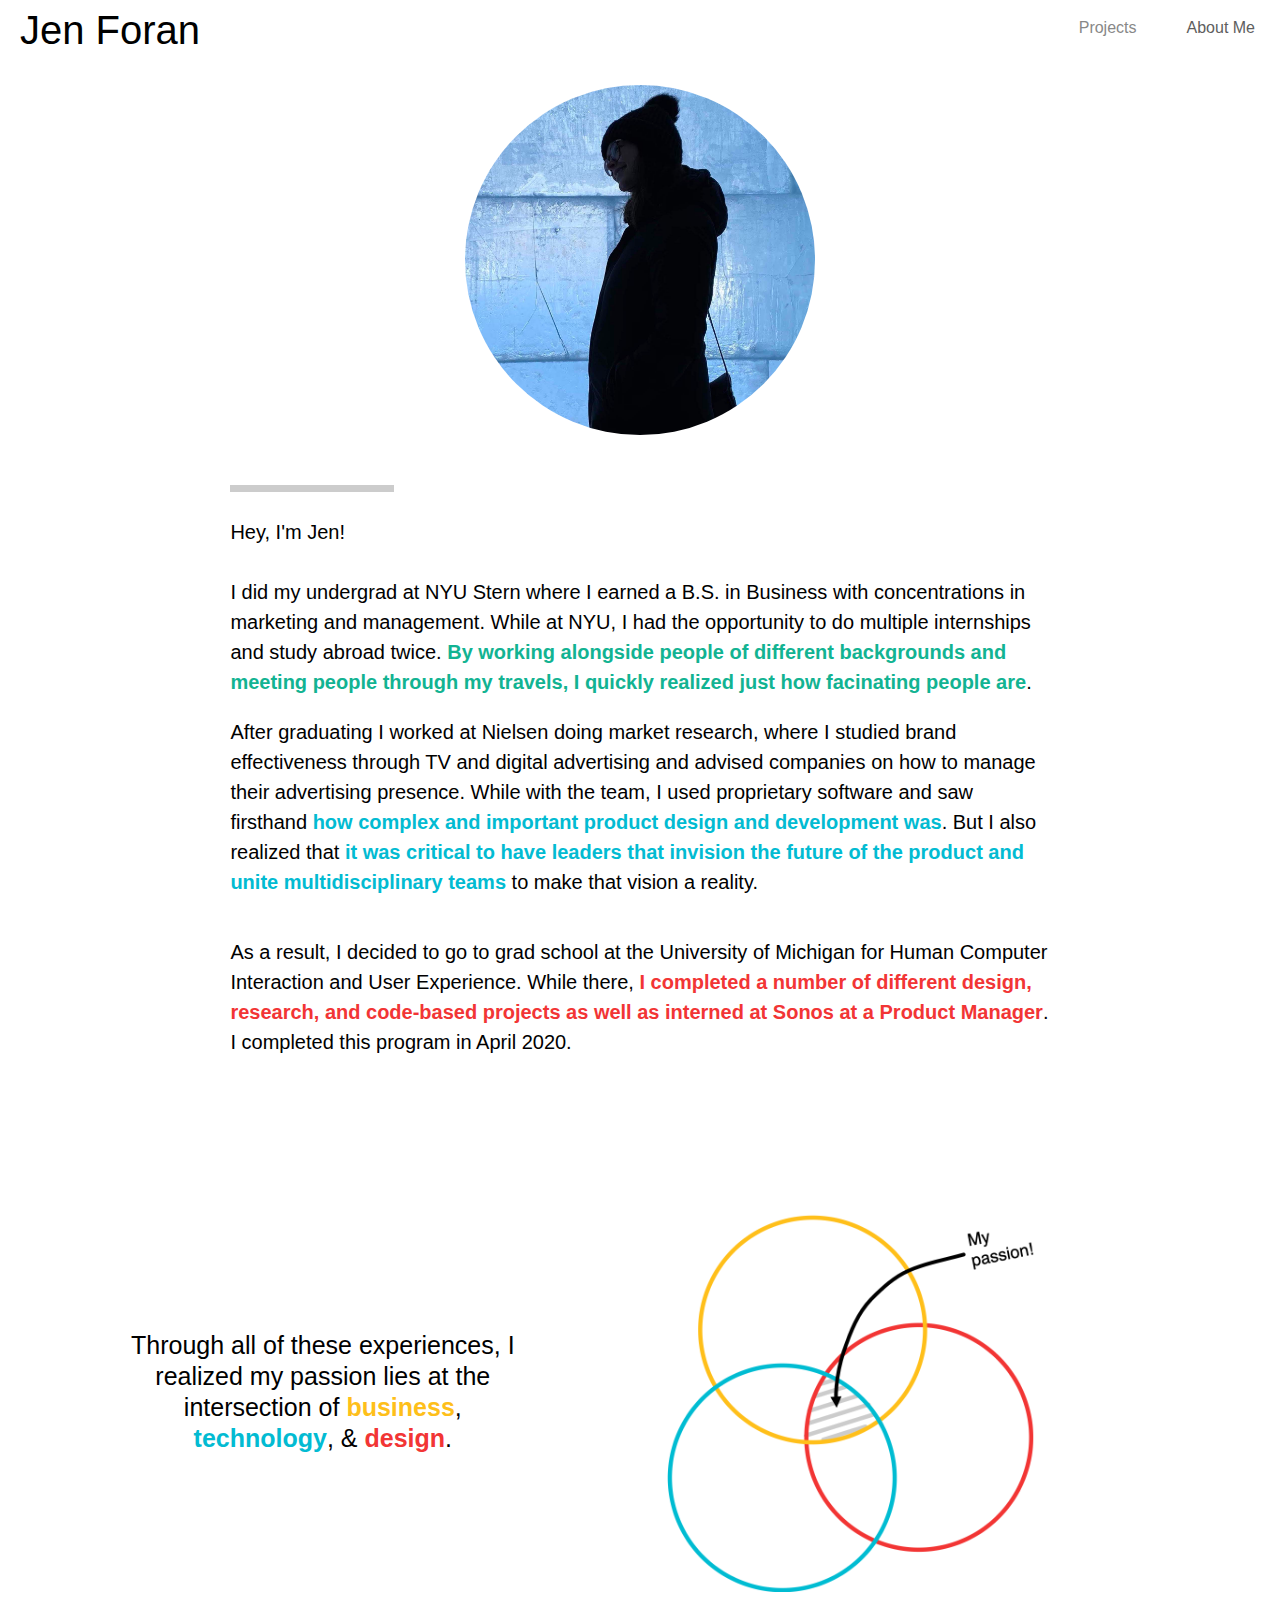
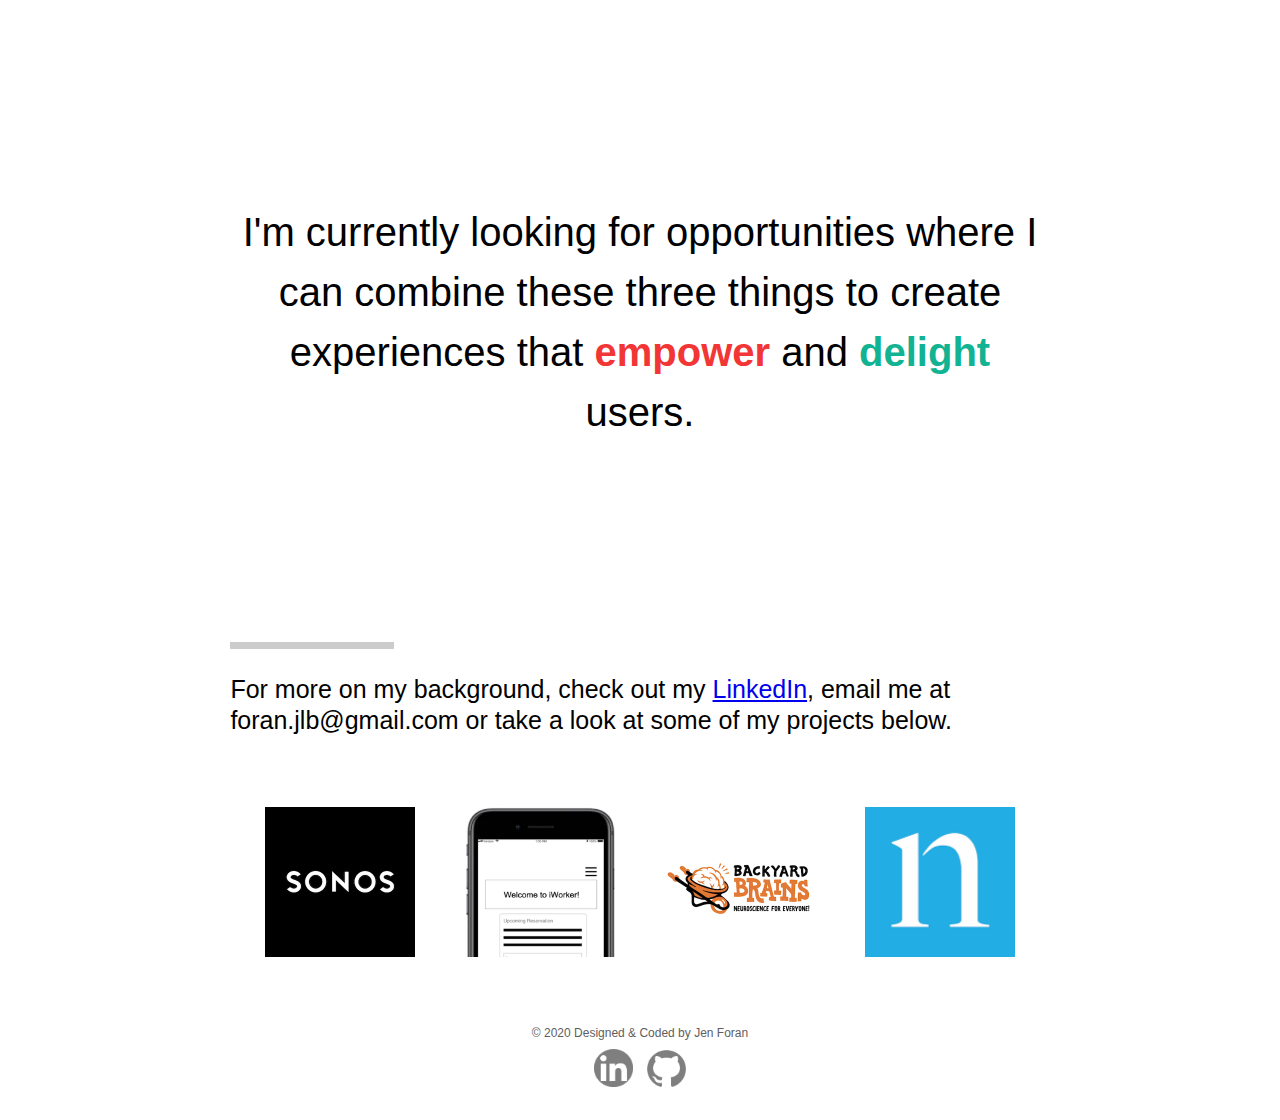
<file: index.html>
<!DOCTYPE html>
<html lang="en">
<head>
  <!-- Global site tag (gtag.js) - Google Analytics -->
  <script async src="https://www.googletagmanager.com/gtag/js?id=UA-168504149-1"></script>
  <script>
    window.dataLayer = window.dataLayer || [];
    function gtag(){dataLayer.push(arguments);}
    gtag('js', new Date());

    gtag('config', 'UA-168504149-1');
  </script>

  <meta charset="utf-8">
  <meta name="viewport" content="width=device-width, initial-scale=1.0">
  <link rel="shortcut icon" type="image/png" href="images/logo.png"/>
  <link href="https://fonts.googleapis.com/css?family=Roboto&display=swap" rel="stylesheet">
  <link rel="stylesheet" type="text/css" href="css/html5reset.css">
  <link rel="stylesheet" type="text/css" href="css/style.css">
  <title>About</title>
</head>
<body>
  <a onclick="topFunction()" id="myBtn" href="#jump">Back to top</a>
  <script src="js/portfolio.js"></script>
  <a class = "jump" href="#jump">Jump to Content</a>
  <header>
    <!-- <img src="images/logo.png" class="logo"> -->
    <h1 class="logo"><a href="index.html">Jen Foran</a></h1>
    <nav>
      <ul class="nav_bar">
        <li class="nav_item"><a href="projects.html">Projects</a></li>
        <li class="nav_item active"><a href="index.html">About Me</a></li>
      </ul>
    </nav>
  </header>
  <main id="jump">

    <div class="about_me_container_intro">
        <img src="images/about/pic_v2.jpg" alt="Picture of Jen" class="about_me_intro_img">
        <!-- <p class="about_me_intro_text">Hey, I'm Jen!</p> -->
    </div>

    <div class="about_me_container">
        <p class="blank_about"></p>

        <div class= "about_me_text">
          <p>Hey, I'm Jen!<br><br>I did my undergrad at NYU Stern where I earned a B.S. in Business with concentrations in marketing and management. While at NYU, I had the opportunity to do multiple internships and study abroad twice. <span style="color: #12B392; font-weight:700;">By working alongside people of different backgrounds and meeting people through my travels, I quickly realized just how facinating people are</span>.</p>

          <p>After graduating I worked at Nielsen doing market research, where I studied brand effectiveness through TV and digital advertising and advised companies on how to manage their advertising presence. While with the team, I used proprietary software and saw firsthand <span style="color: #02BBD2; font-weight:700;">how complex and important product design and development was</span>. But I also realized that<span style="color: #02BBD2; font-weight:700;"> it was critical to have leaders that invision the future of the product and unite multidisciplinary teams</span> to make that vision a reality.<p>

          <p>As a result, I decided to go to grad school at the University of Michigan for Human Computer Interaction and User Experience. While there, <span style="color: #F23535; font-weight:700;">I completed a number of different design, research, and code-based projects as well as interned at Sonos at a Product Manager</span>. I completed this program in April 2020.</p>
        </div>
    </div>

    <div class="about_me_passion">
        <p>Through all of these experiences, I realized my passion lies at the intersection of <span style="color: #FEBF1A; font-weight:600;">business</span>, <span style="color: #02BBD2; font-weight:600;">technology</span>, & <span style="color: #F23535; font-weight:600;">design</span>.</p>

        <img src="images/about/ven_diagram.png" alt="University of Michigan logo">
    </div>

    <p class="about_me_opps">I'm currently looking for opportunities where I can combine these three things to create experiences that <span style="color: #F23535; font-weight:600;">empower</span> and <span style="color: #12B392; font-weight:600;">delight</span> users.</p>

    <div class="about_me_contact_container">
        <p class="blank_about"></p>
        <p class="contact_me">For more on my background, check out my <a href="https://www.linkedin.com/in/jen-foran-2b642883/" target="_blank">LinkedIn</a>, email me at foran.jlb@gmail.com or take a look at some of my projects below.</p>
    </div>



    <div class="about_other_projects">
      <!-- <h1>Projects</h1> -->
        <div class="about_projects_container">
          <div class="about_project_one">
            <div class="flip_card">
              <div class="flip_card_inner">
                <div class="flip_card_front">
                  <img src="images/projects/sonos.png" alt="SONOS logo">
                </div>
                <div class="flip_card_back">
                  <a href="sonos.html">
                    <h1>SONOS</h1>
                    <p>Product Manager<br>Intern</p>
                  </a>
                </div>
              </div>
            </div>
          </div>

          <div class="about_project_two">
            <div class="flip_card">
              <div class="flip_card_inner">
                <div class="flip_card_front">
                  <img src="images/projects/iworker.png" alt="iWorker logo">
                </div>
                <div class="flip_card_back">
                  <a href="iworker.html">
                    <h1>iWorker</h1>
                    <p>Class Project</p>
                  </a>
                </div>
              </div>
            </div>
          </div>

          <div class="about_project_three">
            <div class="flip_card">
              <div class="flip_card_inner">
                <div class="flip_card_front">
                  <img src="images/projects/byb.png" alt="Backyard Brains logo">
                </div>
                <div class="flip_card_back">
                  <a href="byb.html">
                    <h1>Backyard Brains</h1>
                    <p>User Experience Consultant</p>
                  </a>
                </div>
              </div>
            </div>
          </div>


          <div class="about_project_four">
            <div class="flip_card">
              <div class="flip_card_inner">
                <div class="flip_card_front">
                  <img src="images/projects/nielsen.png" alt="Nielsen logo">
                </div>
                <div class="flip_card_back">
                  <a href="nielsen.html">
                    <h1>Nielsen</h1>
                    <p>Analytics Consultant</p>
                  </a>
                </div>
              </div>
            </div>
          </div>

        </div>
      </div>


  </main>
  <footer>
      <p>© 2020 Designed & Coded by Jen Foran</p>
      <a href="https://www.linkedin.com/in/jen-foran-2b642883/" target="_blank"><img src="images/footer/linkedin.png" alt="LinkedIn Logo, link to Jen's account"/></a>
      <a href="https://github.com/jforan" target="_blank"><img src="images/footer/github.png" alt="Github Logo, link to Jen's account"/></a>
  </footer>
</body>
</html>
</file>
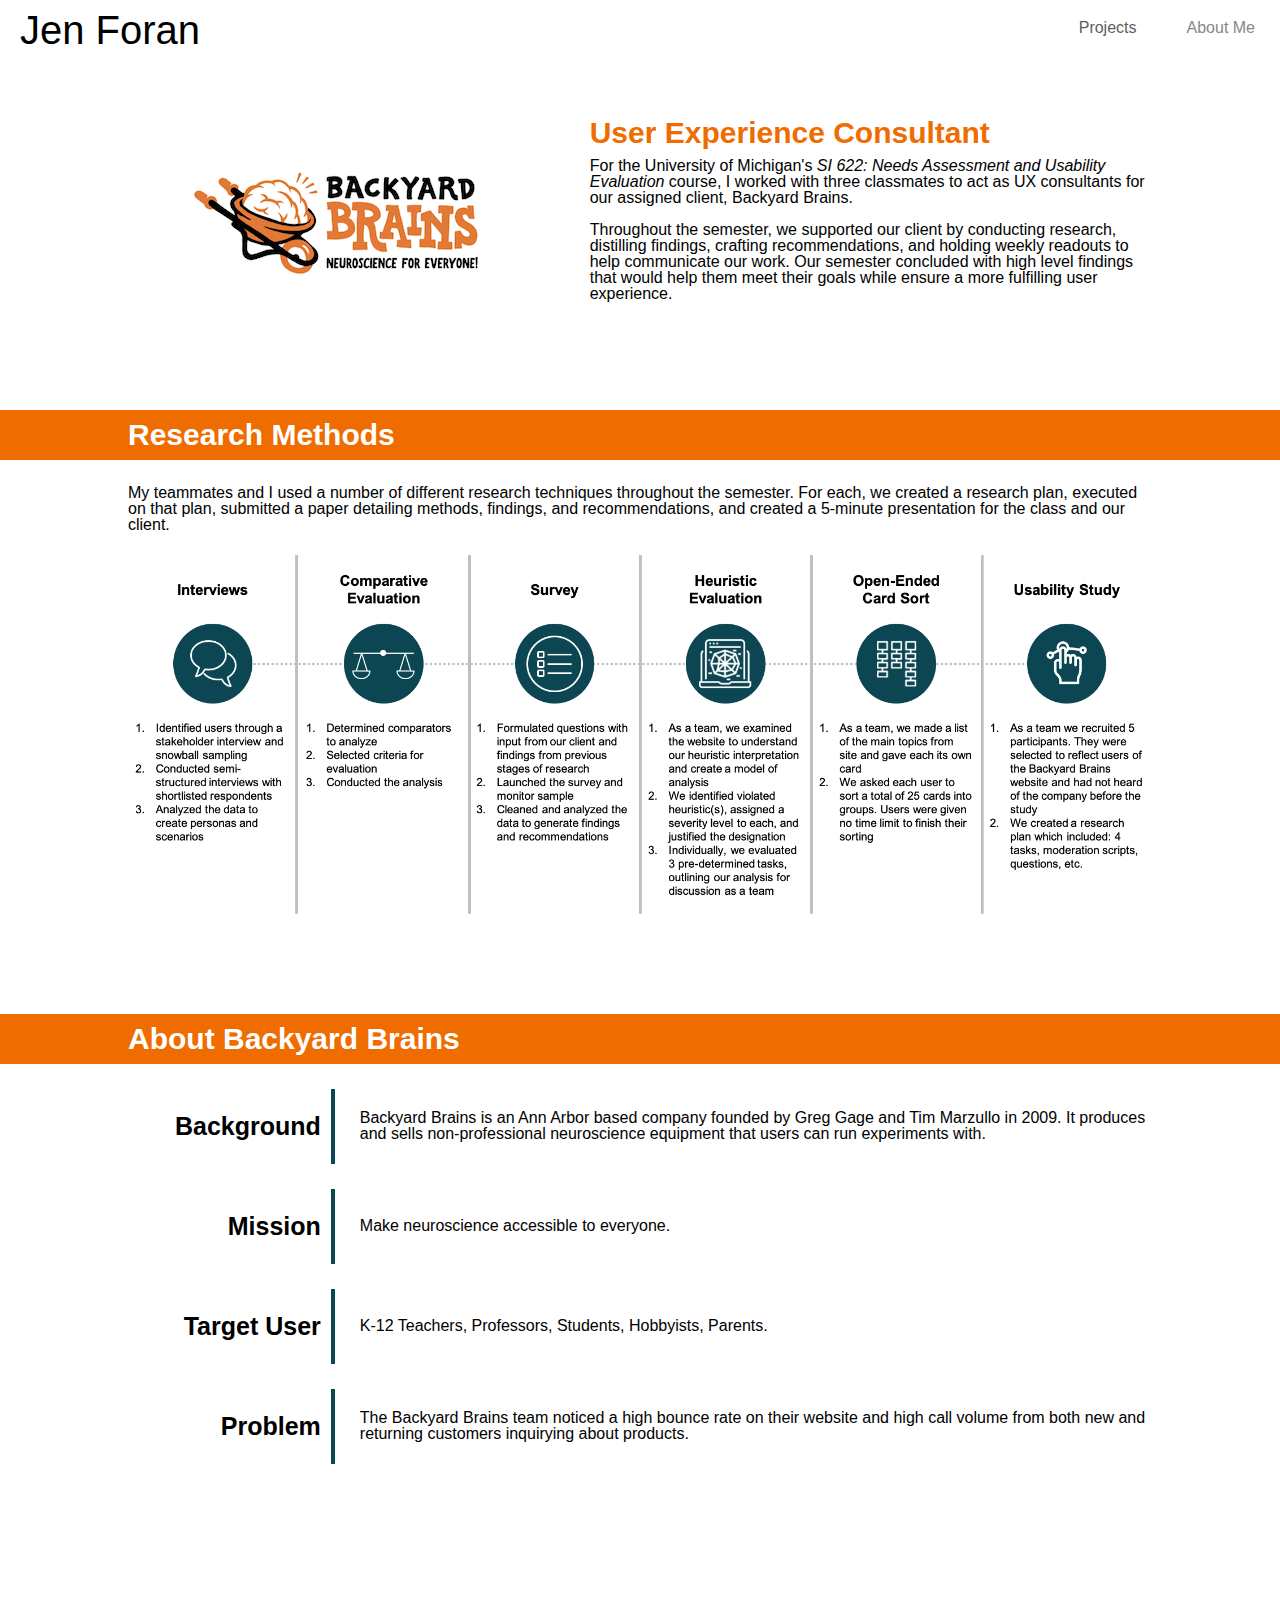
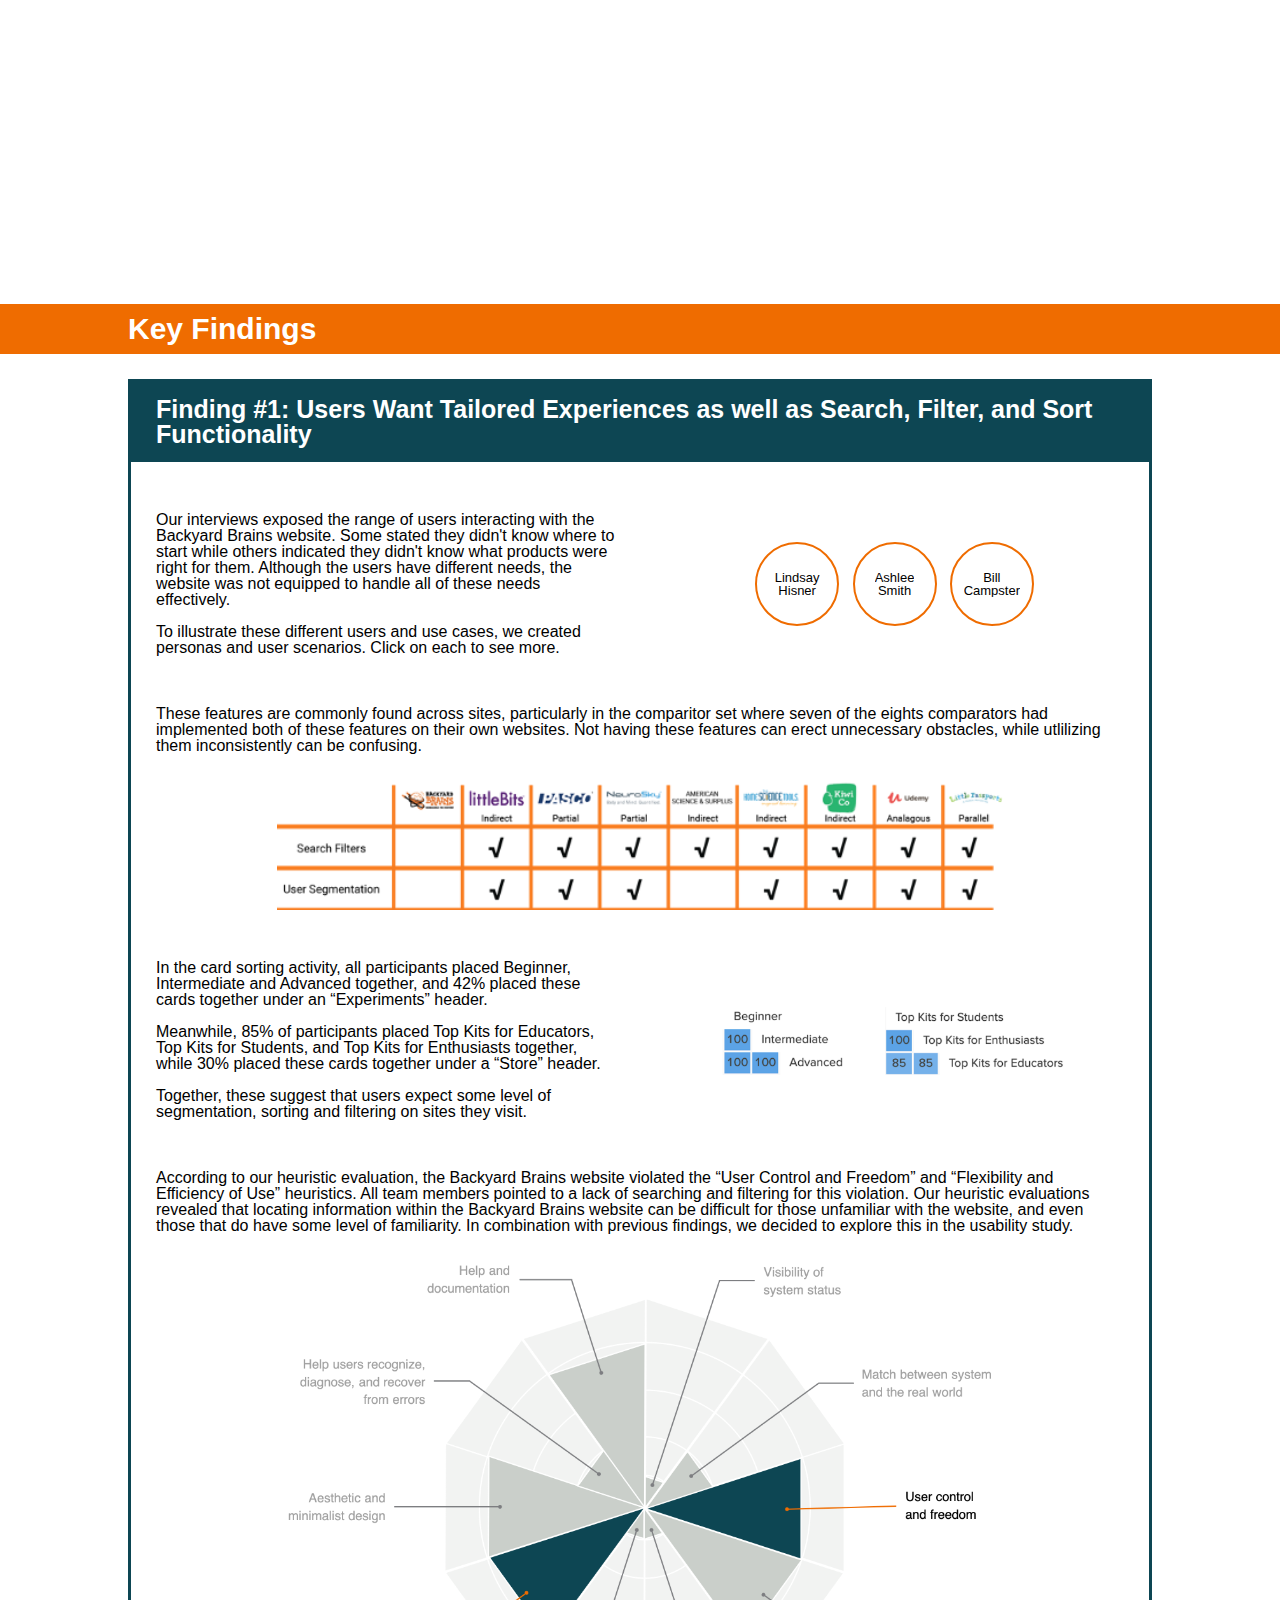
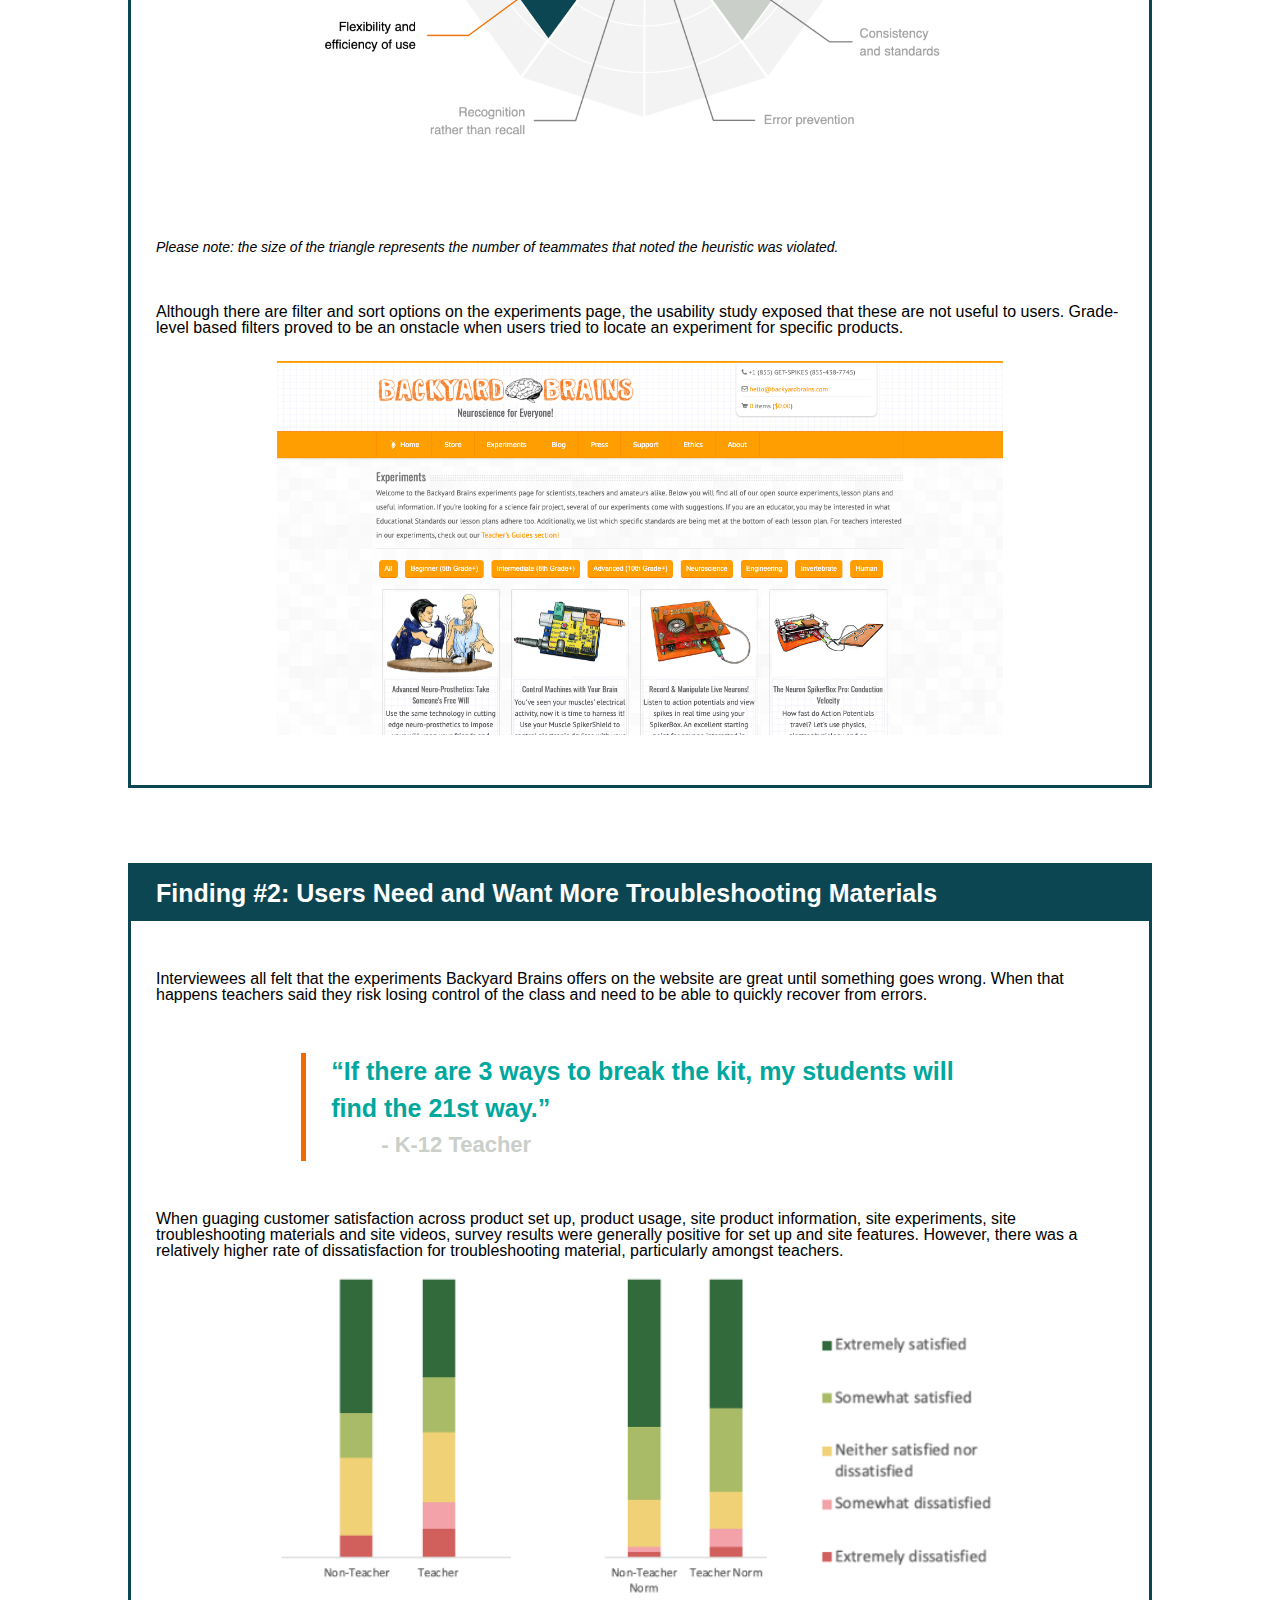
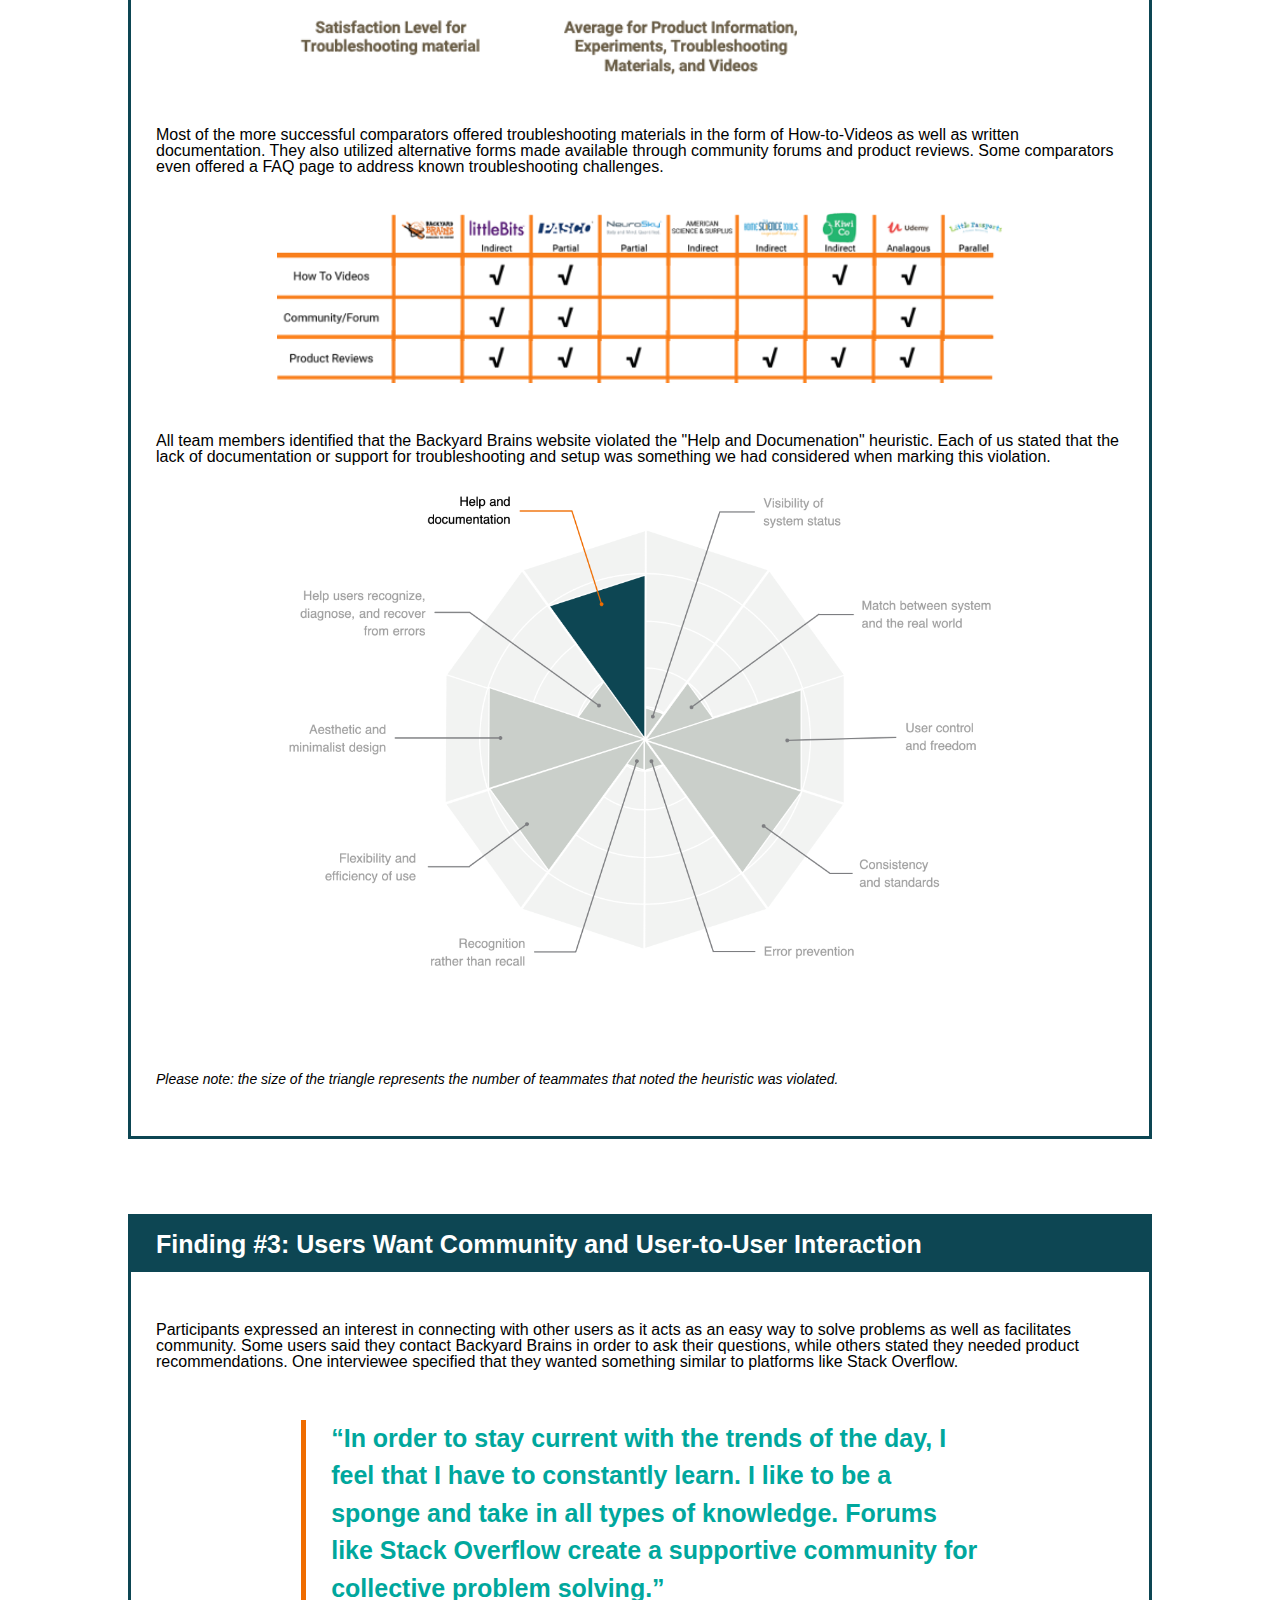
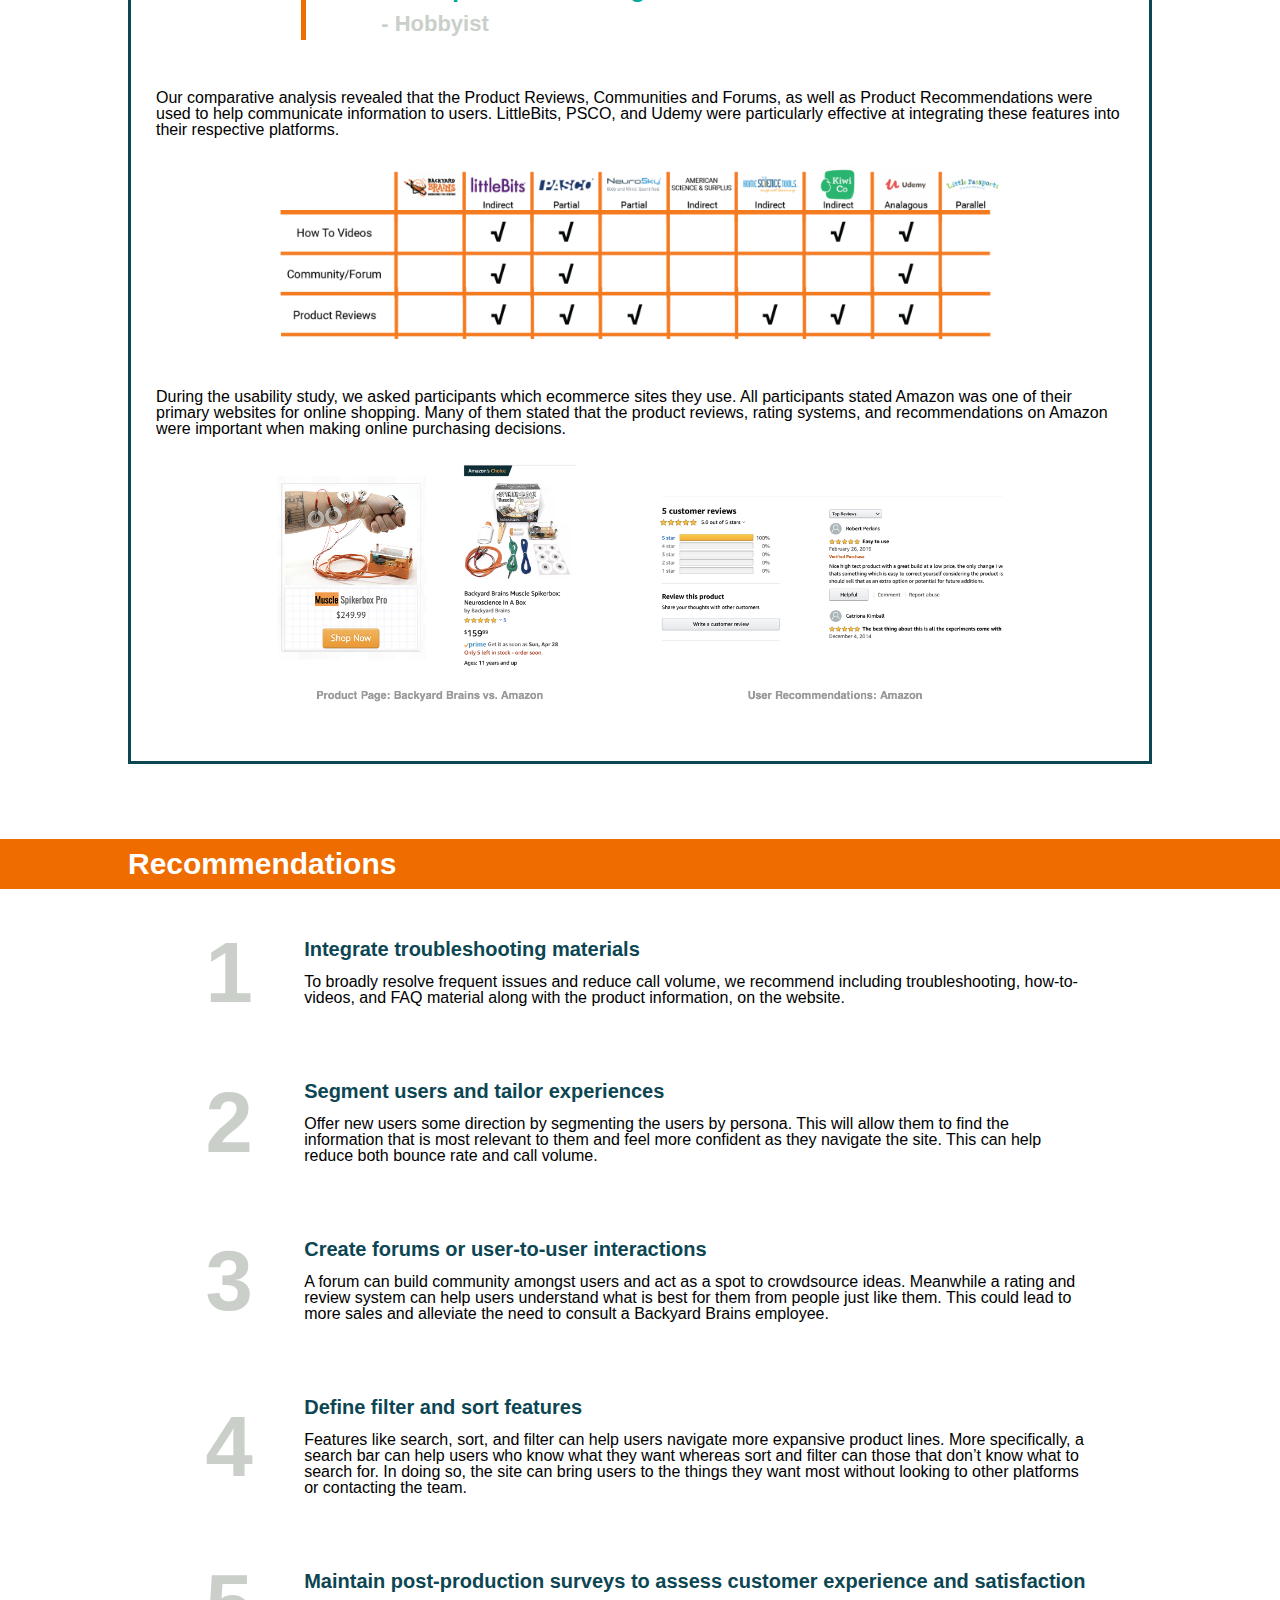
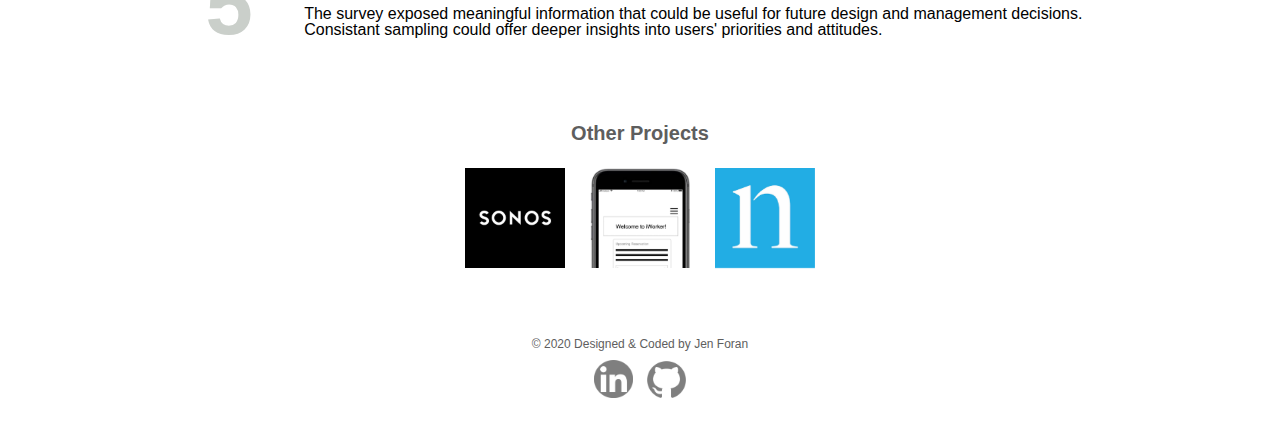
<file: byb.html>
<!DOCTYPE html>
<html lang="en">
<head>
  <!-- Global site tag (gtag.js) - Google Analytics -->
  <script async src="https://www.googletagmanager.com/gtag/js?id=UA-168504149-1"></script>
  <script>
    window.dataLayer = window.dataLayer || [];
    function gtag(){dataLayer.push(arguments);}
    gtag('js', new Date());

    gtag('config', 'UA-168504149-1');
  </script>

  <meta charset="utf-8">
  <meta name="viewport" content="width=device-width, initial-scale=1.0">
  <link rel="shortcut icon" type="image/png" href="images/logo.png"/>
  <link href = "https://fonts.googleapis.com/css?family=Roboto" rel = "stylesheet" />
  <link rel="stylesheet" type="text/css" href="css/html5reset.css">
  <link rel="stylesheet" type="text/css" href="css/style.css">
  <title>Backyard Brains</title>
</head>
<body>
  <a onclick="topFunction()" id="myBtn" href="#jump">Back to top</a>
  <script src="js/portfolio.js"></script>
  <a class = "jump" href="#jump">Jump to Content</a>
  <header>
    <h1 class="logo"><a href="index.html">Jen Foran</a></h1>
    <nav>
      <ul class="nav_bar">
        <li class="nav_item active"><a href="projects.html">Projects</a></li>
        <li class="nav_item"><a href="index.html">About Me</a></li>
      </ul>
    </nav>
  </header>
  <main id="jump">

    <div class="intro byb">
      <img src="images/projects/byb.png" alt="Backyard Brains logo" class="project_image byb">
      <div class="project_text byb">
        <h1>User Experience Consultant</h1>
        <p>For the University of Michigan's <em>SI 622: Needs Assessment and Usability Evaluation</em> course, I worked with three classmates to act as UX consultants for our assigned client, Backyard Brains.<br><br>Throughout the semester, we supported our client by conducting research, distilling findings, crafting recommendations, and holding weekly readouts to help communicate our work. Our semester concluded with high level findings that would help them meet their goals while ensure a more fulfilling user experience.</p>
        <!-- <ul class="byb_list">
          <li><a href="#research_methods">Research Methods</a></li>
          <li><a href="#about_byb">About Backyard Brains</a></li>
          <li><a href="#findings">Findings</a></li>
          <li><a href="#project_recs">Recommendations</a></li>
        </ul> -->
      </div>
    </div>


    <div class="research_methods" id="research_methods">
      <h1>Research Methods</h1>
      <div class="research_methods_container">
          <div class="research_methods_paragraph">
            <p>My teammates and I used a number of different research techniques throughout the semester. For each, we created a research plan, executed on that plan, submitted a paper detailing methods, findings, and recommendations, and created a 5-minute presentation for the class and our client.</p>
          </div>
          <img src="images/byb/methods.png" alt="Backyard Brains project overview" class="research_methods_image">
      </div>
    </div>


    <div class="about_byb" id="about_byb">
      <h1>About Backyard Brains</h1>
      <div class="about_byb_container">
        <h2 class="background">Background</h2>
          <p class="background_text">Backyard Brains is an Ann Arbor based company founded by Greg Gage and Tim Marzullo in 2009. It produces and sells non-professional neuroscience equipment that users can run experiments with.</p>
        <h2 class="mission">Mission</h2>
          <p class="mission_text">Make neuroscience accessible to everyone.</p>
        <h2 class="target">Target User</h2>
          <p class="target_text"> K-12 Teachers, Professors, Students, Hobbyists, Parents.</p>
        <h2 class="problem">Problem</h2>
          <p class="problem_text">The Backyard Brains team noticed a high bounce rate on their website and high call volume from both new and returning customers inquirying about products.</p>
      </div>
      <iframe width="560" height="315" src="https://www.youtube.com/embed/rSQNi5sAwuc" allow="accelerometer; autoplay; encrypted-media; gyroscope; picture-in-picture" allowfullscreen class="byb_youtube"></iframe>
    </div>


    <div class="findings" id="findings">
      <h1>Key Findings</h1>
      <div class="findings_container">

        <div class="finding one">
          <h2 class="finding_one_header">Finding #1: Users Want Tailored Experiences as well as Search, Filter, and Sort Functionality</h2>
            <p class="finding_one_one">Our interviews exposed the range of users interacting with the Backyard Brains website. Some stated they didn't know where to start while others indicated they didn't know what products were right for them. Although the users have different needs, the website was not equipped to handle all of these needs effectively.<br><br>To illustrate these different users and use cases, we created personas and user scenarios. Click on each to see more.</p>

            <div class="personas">
              <div class="persona_one">
                <a href="images/byb/persona/persona1.pdf" target="_blank">Lindsay Hisner</a>
              </div>
              &nbsp;
              &nbsp;
              <div class="persona_one">
                <a href="images/byb/persona/persona2.pdf" target="_blank">Ashlee<br> Smith</a>
              </div>
              &nbsp;
              &nbsp;
              <div class="persona_one">
                <a href="images/byb/persona/persona3.pdf" target="_blank">Bill<br> Campster</a>
              </div>
            </div>

            <p class="finding_one_two">
              These features are commonly found across sites, particularly in the comparitor set where seven of the eights comparators had implemented both of these features on their own websites. Not having these features can erect unnecessary obstacles, while utlilizing them inconsistently can be confusing.

              <img src="images/byb/comparator2.png" alt="Visual representation of how Backyard Brains compares to the comparators on filtering and user segmentation">
            </p>

            <p class="finding_one_three">In the card sorting activity, all participants placed Beginner, Intermediate and Advanced together, and 42% placed these cards together under an “Experiments” header.<br><br>Meanwhile, 85% of participants placed Top Kits for Educators, Top Kits for Students, and Top Kits for Enthusiasts together, while 30% placed these cards together under a “Store” header.<br><br>Together, these suggest that users expect some level of segmentation, sorting and filtering on sites they visit.</p>

            <img src="images/byb/cardsort2.png" alt="Survey results showing card sort results" class="small">

            <div class="finding_one_four">
              <p>According to our heuristic evaluation, the Backyard Brains website violated the “User Control and Freedom” and “Flexibility and Efficiency of Use” heuristics. All team members pointed to a lack of searching and filtering for this violation. Our heuristic evaluations revealed that locating information within the Backyard Brains website can be difficult for those unfamiliar with the website, and even those that do have some level of familiarity. In combination with previous findings, we decided to explore this in the usability study.

              <img src="images/byb/he1.png" alt="Visual representation of the heuristic evaluation results">
              </p>
              <div class="disclaimer">
                <p>Please note: the size of the triangle represents the number of teammates that noted the heuristic was violated.</p>
              </div>
            </div>


            <p class="finding_one_five">
              Although there are filter and sort options on the experiments page, the usability study exposed that these are not useful to users. Grade-level based filters proved to be an onstacle when users tried to locate an experiment for specific products.

              <img src="images/byb/byb_site.png" alt="A screenshot of the Backyard Brains website.">
            </p>
        </div>

        <div class="finding two">
          <h2 class="finding_two_header">Finding #2: Users Need and Want More Troubleshooting Materials</h2>
            <p class="finding_two_one">Interviewees all felt that the experiments Backyard Brains offers on the website are great until something goes wrong. When that happens teachers said they risk losing control of the class and need to be able to quickly recover from errors.</p>

            <div class="finding_two_two quote">
              <p>“If there are 3 ways to break the kit, my students will find the 21st way.”</p>
              <p class="author">- K-12 Teacher</p>
            </div>

            <p class="finding_two_three">
              When guaging customer satisfaction across product set up, product usage, site product information, site experiments, site troubleshooting materials and site videos, survey results were generally positive for set up and site features. However, there was a relatively higher rate of dissatisfaction for troubleshooting material, particularly amongst teachers.

              <img src="images/byb/survey1.png" alt="Survey results showing higher dissatisfaction rates for troubleshooting materials" class="finding_two_four">
            </p>

            <p class="finding_two_five">
              Most of the more successful comparators offered troubleshooting materials in the form of How-to-Videos as well as written documentation. They also utilized alternative forms made available through community forums and product reviews. Some comparators even offered a FAQ page to address known troubleshooting challenges.

              <img src="images/byb/comparator1.png" alt="Visual representation of how Backyard Brains compares to the comparators on troubleshooting material">
            </p>

            <div class="finding_two_six">
              <p>All team members identified that the Backyard Brains website violated the "Help and Documenation" heuristic. Each of us stated that the lack of documentation or support for troubleshooting and setup was something we had considered when marking this violation.

              <img src="images/byb/he2.png" alt="Visual representation of the heuristic evaluation results">
              </p>

              <div class="disclaimer">
                <p>Please note: the size of the triangle represents the number of teammates that noted the heuristic was violated.</p>
              </div>
            </div>
        </div>

        <div class="finding three">
          <h2 class="finding_three_header">Finding #3: Users Want Community and User-to-User Interaction</h2>
            <p class="finding_three_one">Participants expressed an interest in connecting with other users as it acts as an easy way to solve problems as well as facilitates community. Some users said they contact Backyard Brains in order to ask their questions, while others stated they needed product recommendations. One interviewee specified that they wanted something similar to platforms like Stack Overflow.</p>

            <div class="finding_three_two quote">
              <p>“In order to stay current with the trends of the day, I feel that I have to constantly learn. I like to be a sponge and take in all types of knowledge. Forums like Stack Overflow create a supportive community for collective problem solving.”</p>
              <p class="author">- Hobbyist</p>
            </div>

            <p class="finding_three_three">
              Our comparative analysis revealed that the Product Reviews, Communities and Forums, as well as Product Recommendations were used to help communicate information to users. LittleBits, PSCO, and Udemy were particularly effective at integrating these features into their respective platforms.

              <img src="images/byb/comparator3.png" alt="Visual representation of how Backyard Brains compares to the comparators on product reviews, community/forums, and product recommendations">
            </p>

            <p class="finding_three_three">During the usability study, we asked participants which ecommerce sites they use. All participants stated Amazon was one of their primary websites for online shopping. Many of them stated that the product reviews, rating systems, and recommendations on Amazon were important when making online purchasing decisions.

            <img src="images/byb/byb_v_amazon.png" alt="Screenshots comparing Backyard Brains to Amazon's product pages and user-to-user interaction ">

            </p>
        </div>

      </div>
    </div>


    <div class="project_recs" id="project_recs">
      <h1>Recommendations</h1>
      <div class="project_recs_container">

          <div class="rec_one_number">
            <h2>1</h2>
          </div>
          <div class="rec_one_text">
            <h3>Integrate troubleshooting materials</h3>
              <p>To broadly resolve frequent issues and reduce call volume, we recommend including troubleshooting, how-to-videos, and FAQ material along with the product information, on the website.</p>
          </div>

          <div class="rec_two_number">
            <h2>2</h2>
          </div>
          <div class="rec_two_text">
            <h3>Segment users and tailor experiences</h3>
              <p>Offer new users some direction by segmenting the users by persona. This will allow them to find the information that is most relevant to them and feel more confident as they navigate the site. This can help reduce both bounce rate and call volume.</p>
          </div>

          <div class="rec_three_number">
            <h2>3</h2>
          </div>
          <div class="rec_three_text">
            <h3>Create forums or user-to-user interactions</h3>
              <p>A forum can build community amongst users and act as a spot to crowdsource ideas. Meanwhile a rating and review system can help users understand what is best for them from people just like them. This could lead to more sales and alleviate the need to consult a Backyard Brains employee.</p>
          </div>


          <div class="rec_four_number">
            <h2>4</h2>
          </div>
          <div class="rec_four_text">
            <h3>Define filter and sort features</h3>
              <p>Features like search, sort, and filter can help users navigate more expansive product lines. More specifically, a search bar can help users who know what they want whereas sort and filter can those that don’t know what to search for. In doing so, the site can bring users to the things they want most without looking to other platforms or contacting the team.</p>
          </div>


          <div class="rec_five_number">
            <h2>5</h2>
          </div>
          <div class="rec_five_text">
            <h3>Maintain post-production surveys to assess customer experience and satisfaction</h3>
              <p>The survey exposed meaningful information that could be useful for future design and management decisions. Consistant sampling could offer deeper insights into users' priorities and attitudes.</p>
          </div>

      </div>
    </div>



    <div class="other_projects">
      <h1>Other Projects</h1>
        <div class="other_projects_container">
          <div class="project_one">
            <div class="flip_card">
              <div class="flip_card_inner">
                <div class="flip_card_front">
                  <img src="images/projects/sonos.png" alt="SONOS logo">
                </div>
                <div class="flip_card_back">
                  <a href="sonos.html">
                    <h1>SONOS</h1>
                    <p>Product Manager<br>Intern</p>
                  </a>
                </div>
              </div>
            </div>
          </div>


          <div class="project_two">
            <div class="flip_card">
              <div class="flip_card_inner">
                <div class="flip_card_front">
                  <img src="images/projects/iworker.png" alt="iWorker logo">
                </div>
                <div class="flip_card_back">
                  <a href="iworker.html">
                    <h1>iWorker</h1>
                    <p>Class Project</p>
                  </a>
                </div>
              </div>
            </div>
          </div>

          <div class="project_three">
            <div class="flip_card">
              <div class="flip_card_inner">
                <div class="flip_card_front">
                  <img src="images/projects/nielsen.png" alt="Nielsen logo">
                </div>
                <div class="flip_card_back">
                  <a href="nielsen.html">
                    <h1>Nielsen</h1>
                    <p>Analytics Consultant</p>
                  </a>
                </div>
              </div>
            </div>
          </div>




        </div>
      </div>

  </main>
  <footer>
      <p>© 2020 Designed & Coded by Jen Foran</p>
      <a href="https://www.linkedin.com/in/jen-foran-2b642883/" target="_blank"><img src="images/footer/linkedin.png" alt="LinkedIn Logo, link to Jen's account"/></a>
      <a href="https://github.com/jforan" target="_blank"><img src="images/footer/github.png" alt="Github Logo, link to Jen's account"/></a>
  </footer>
</body>
</html>
</file>
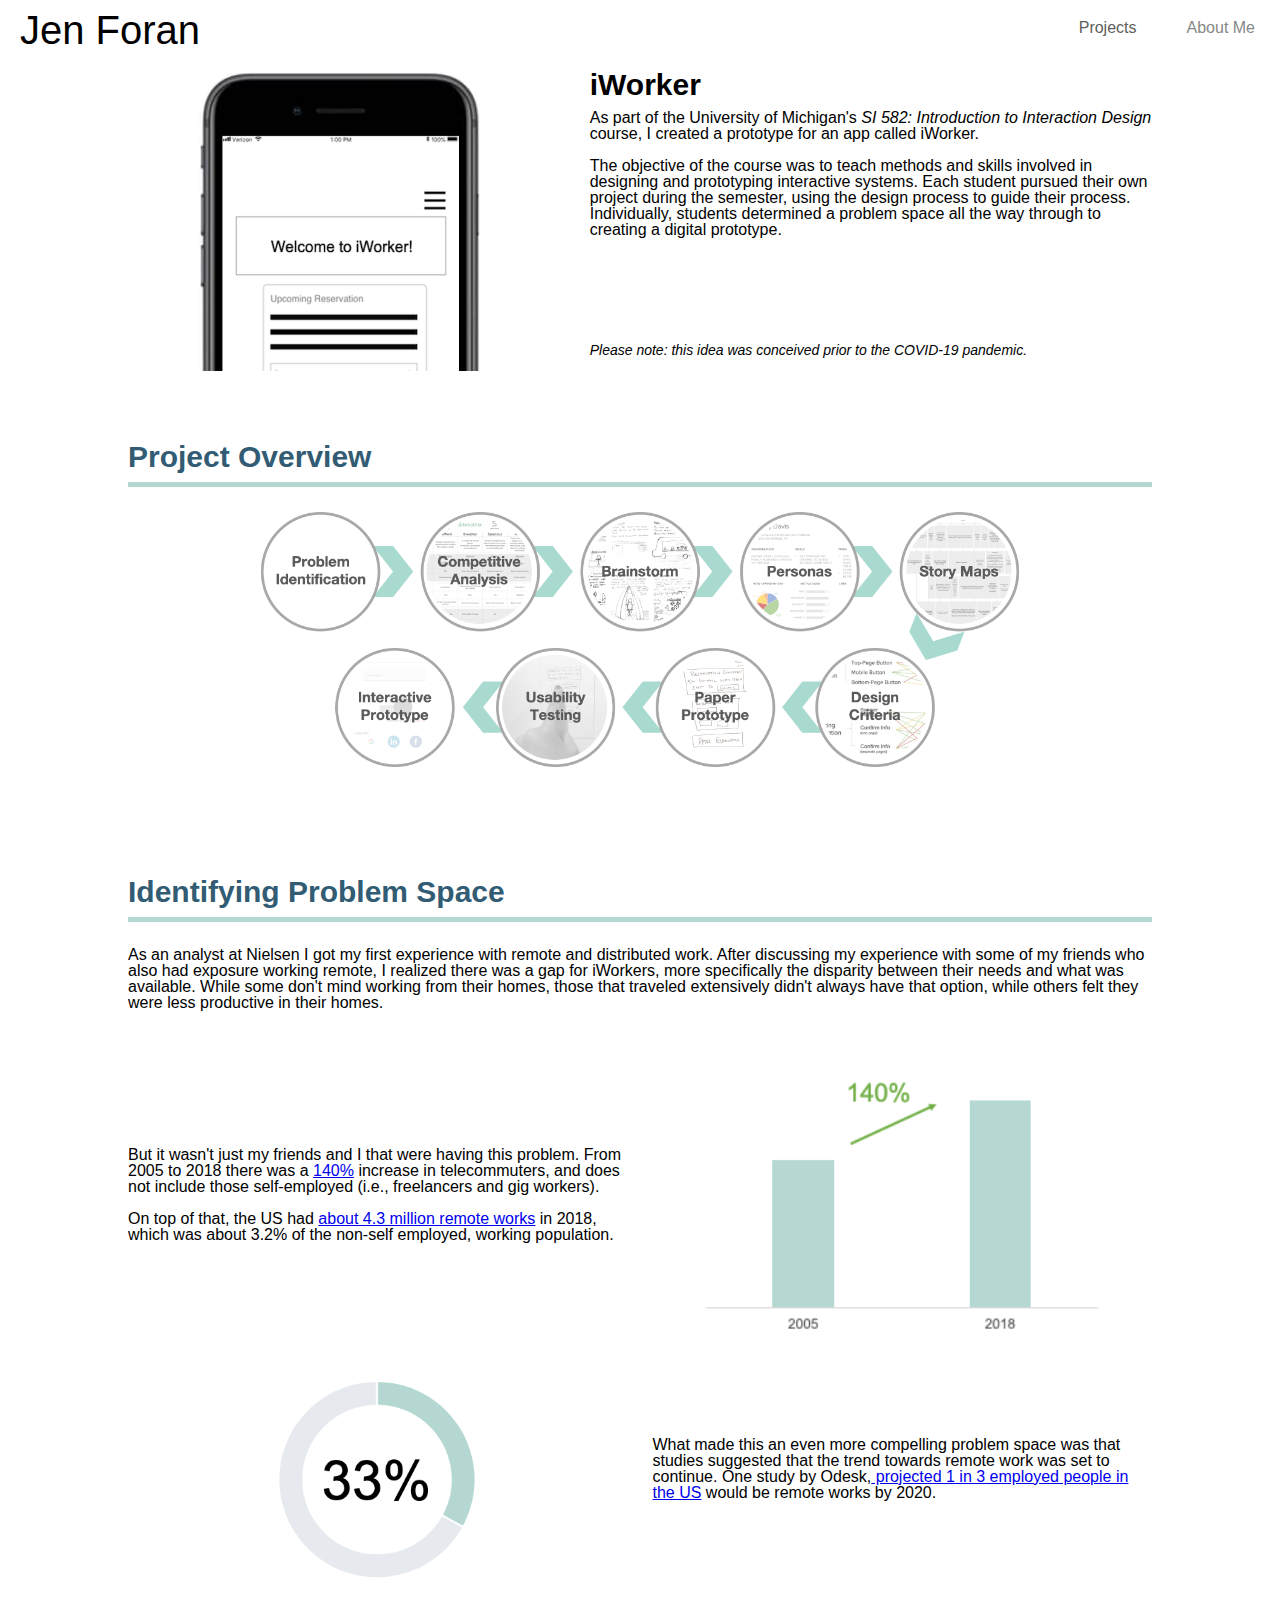
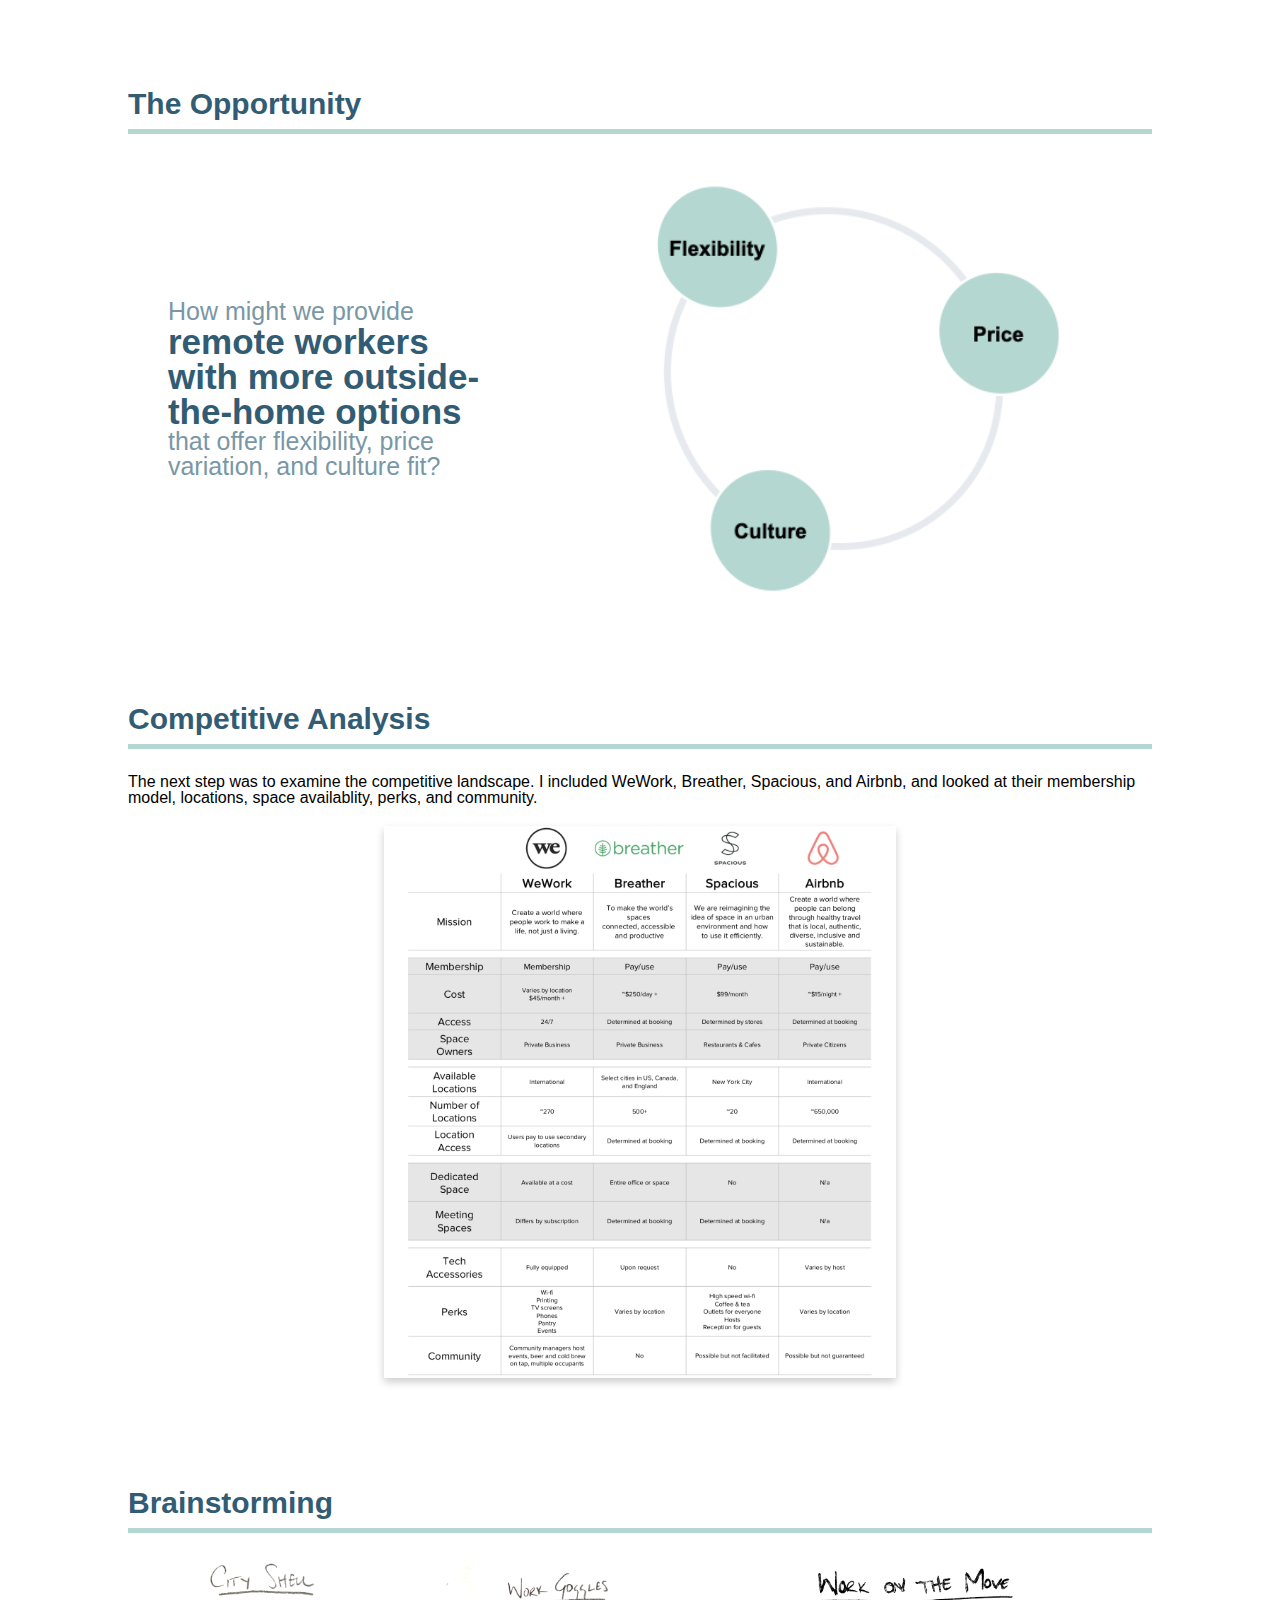
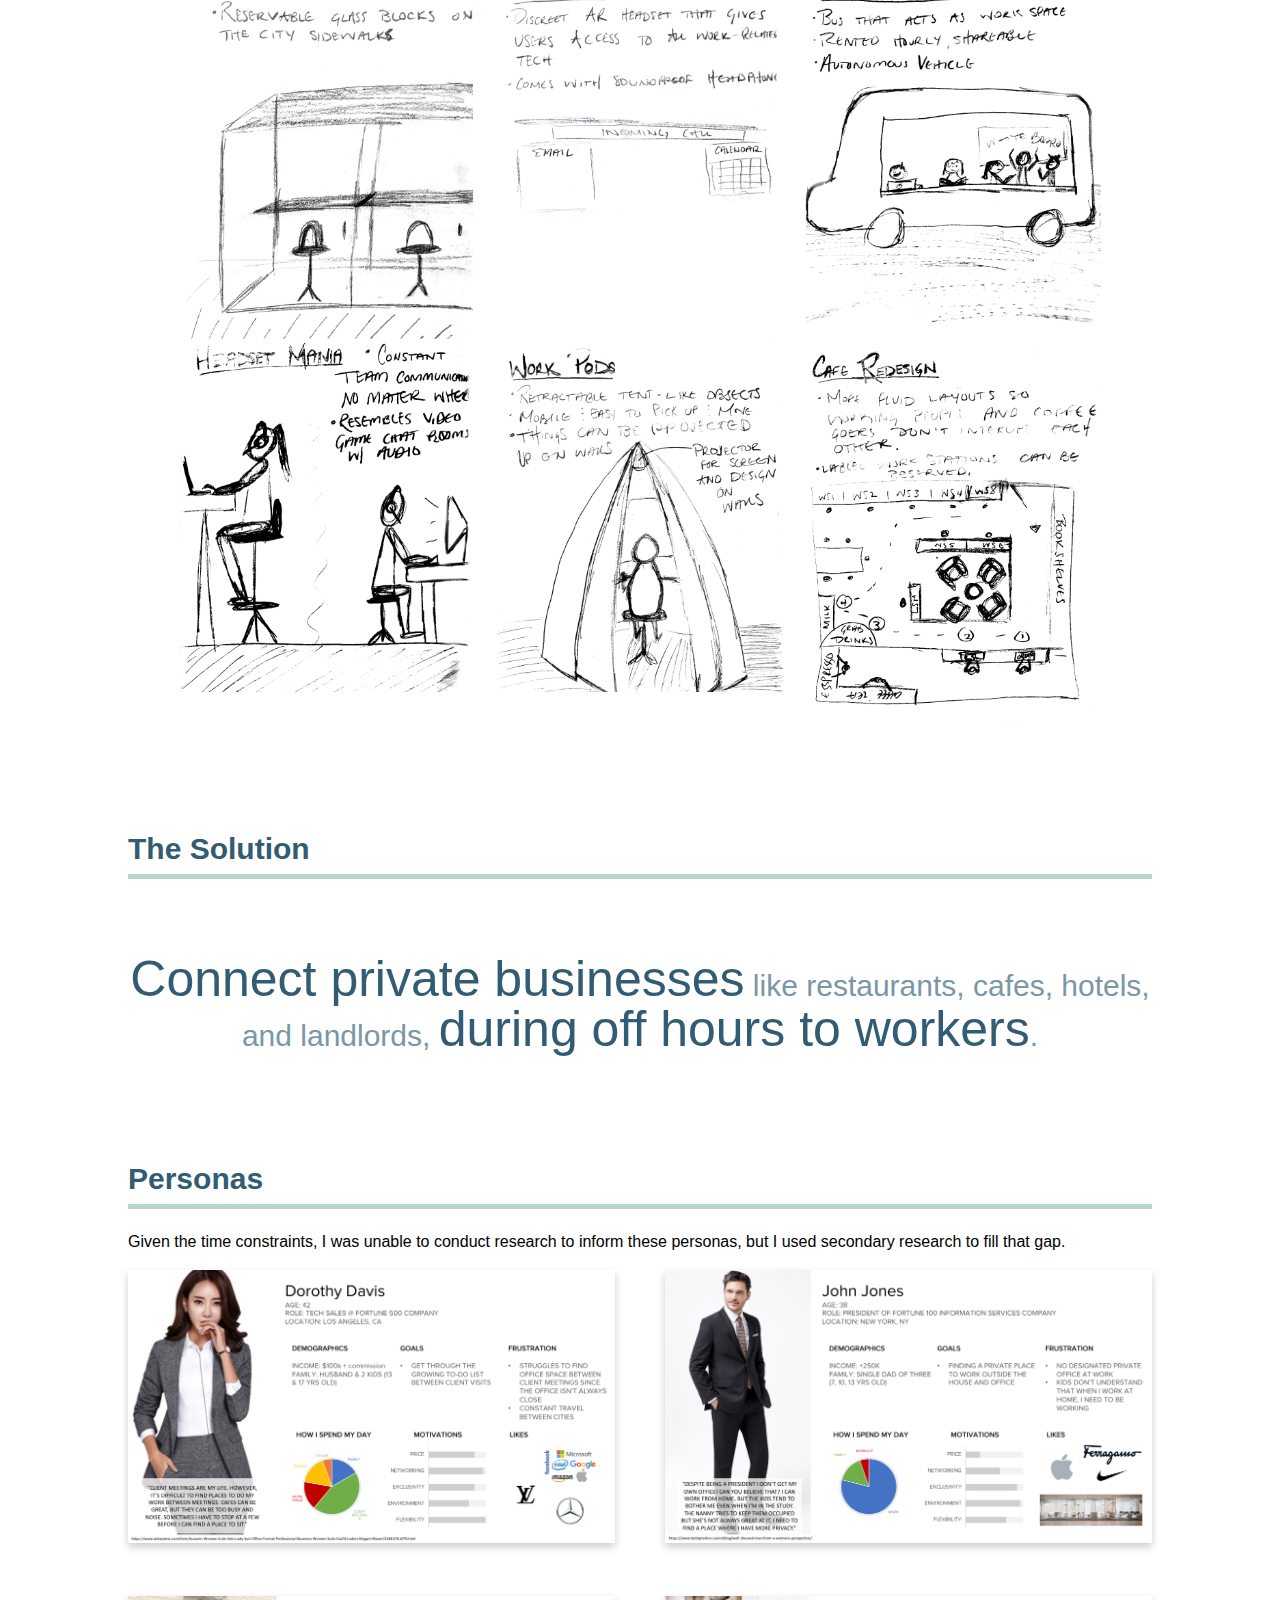
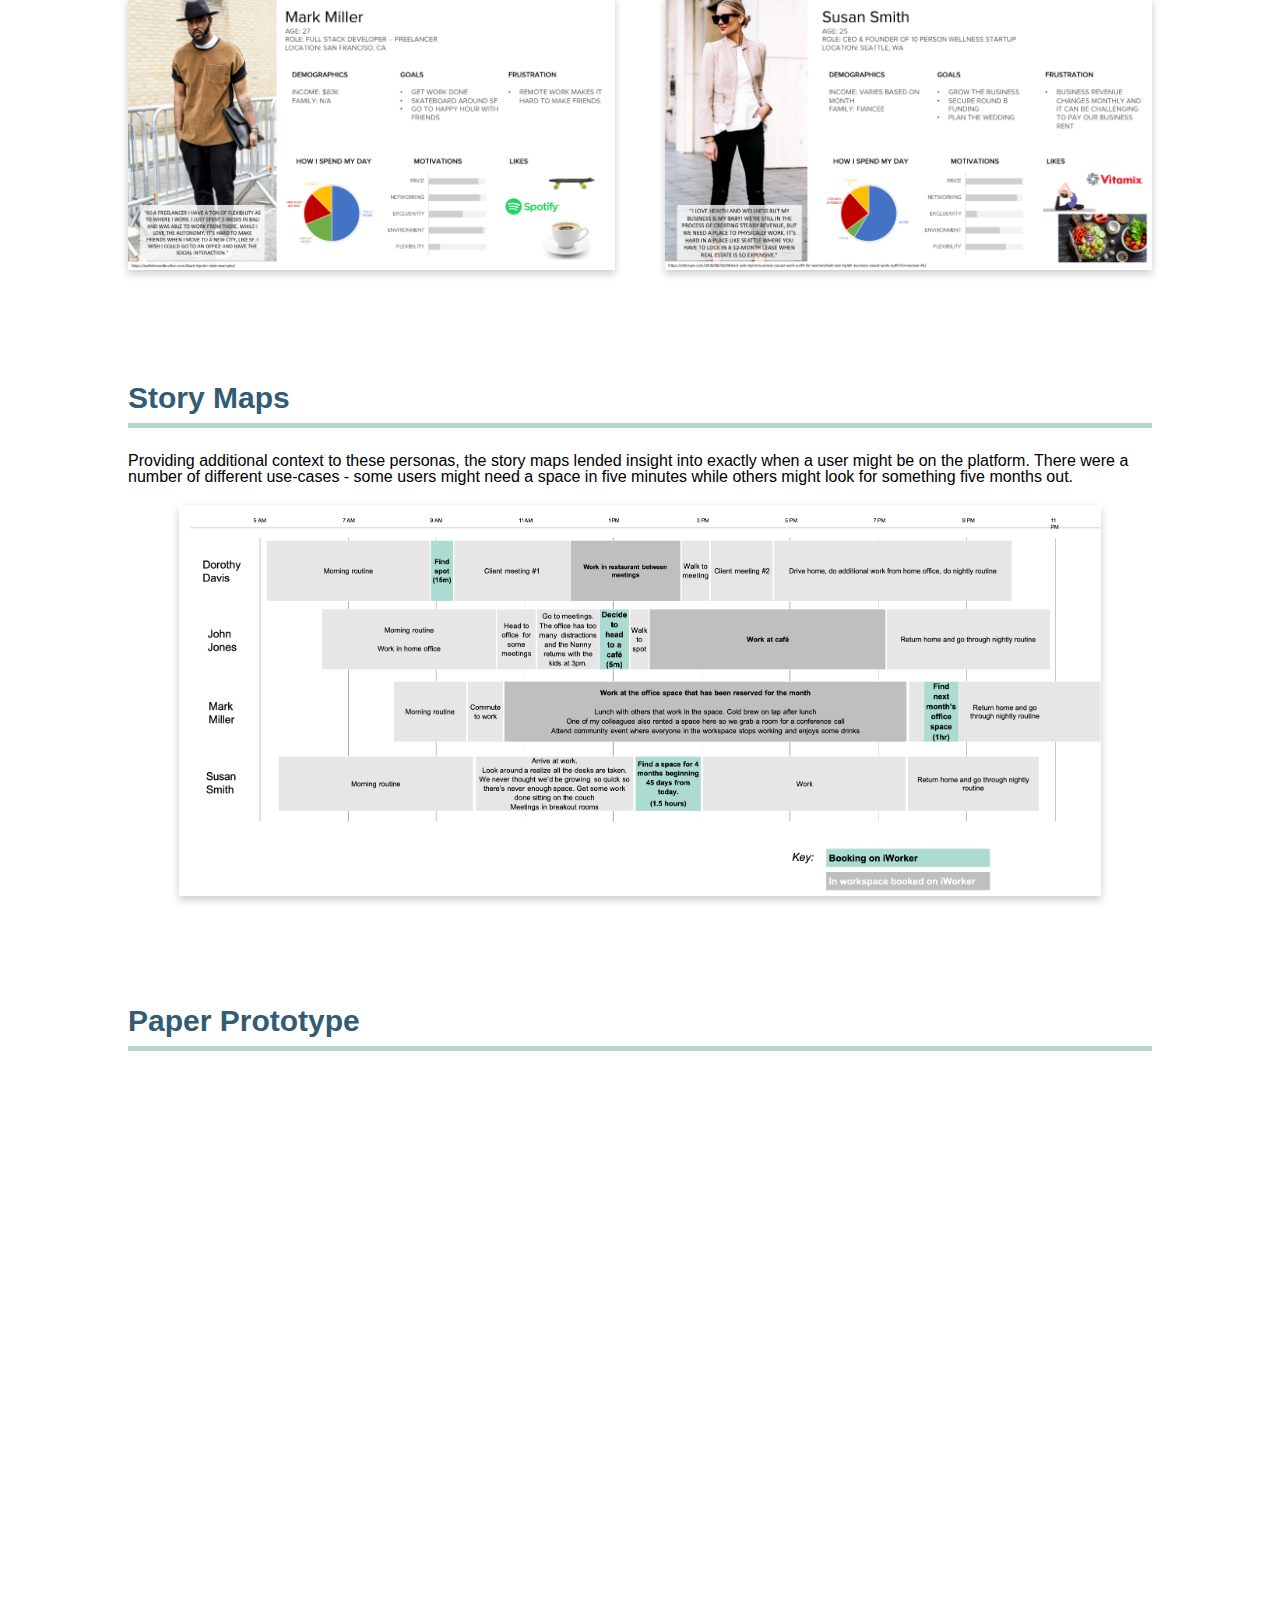
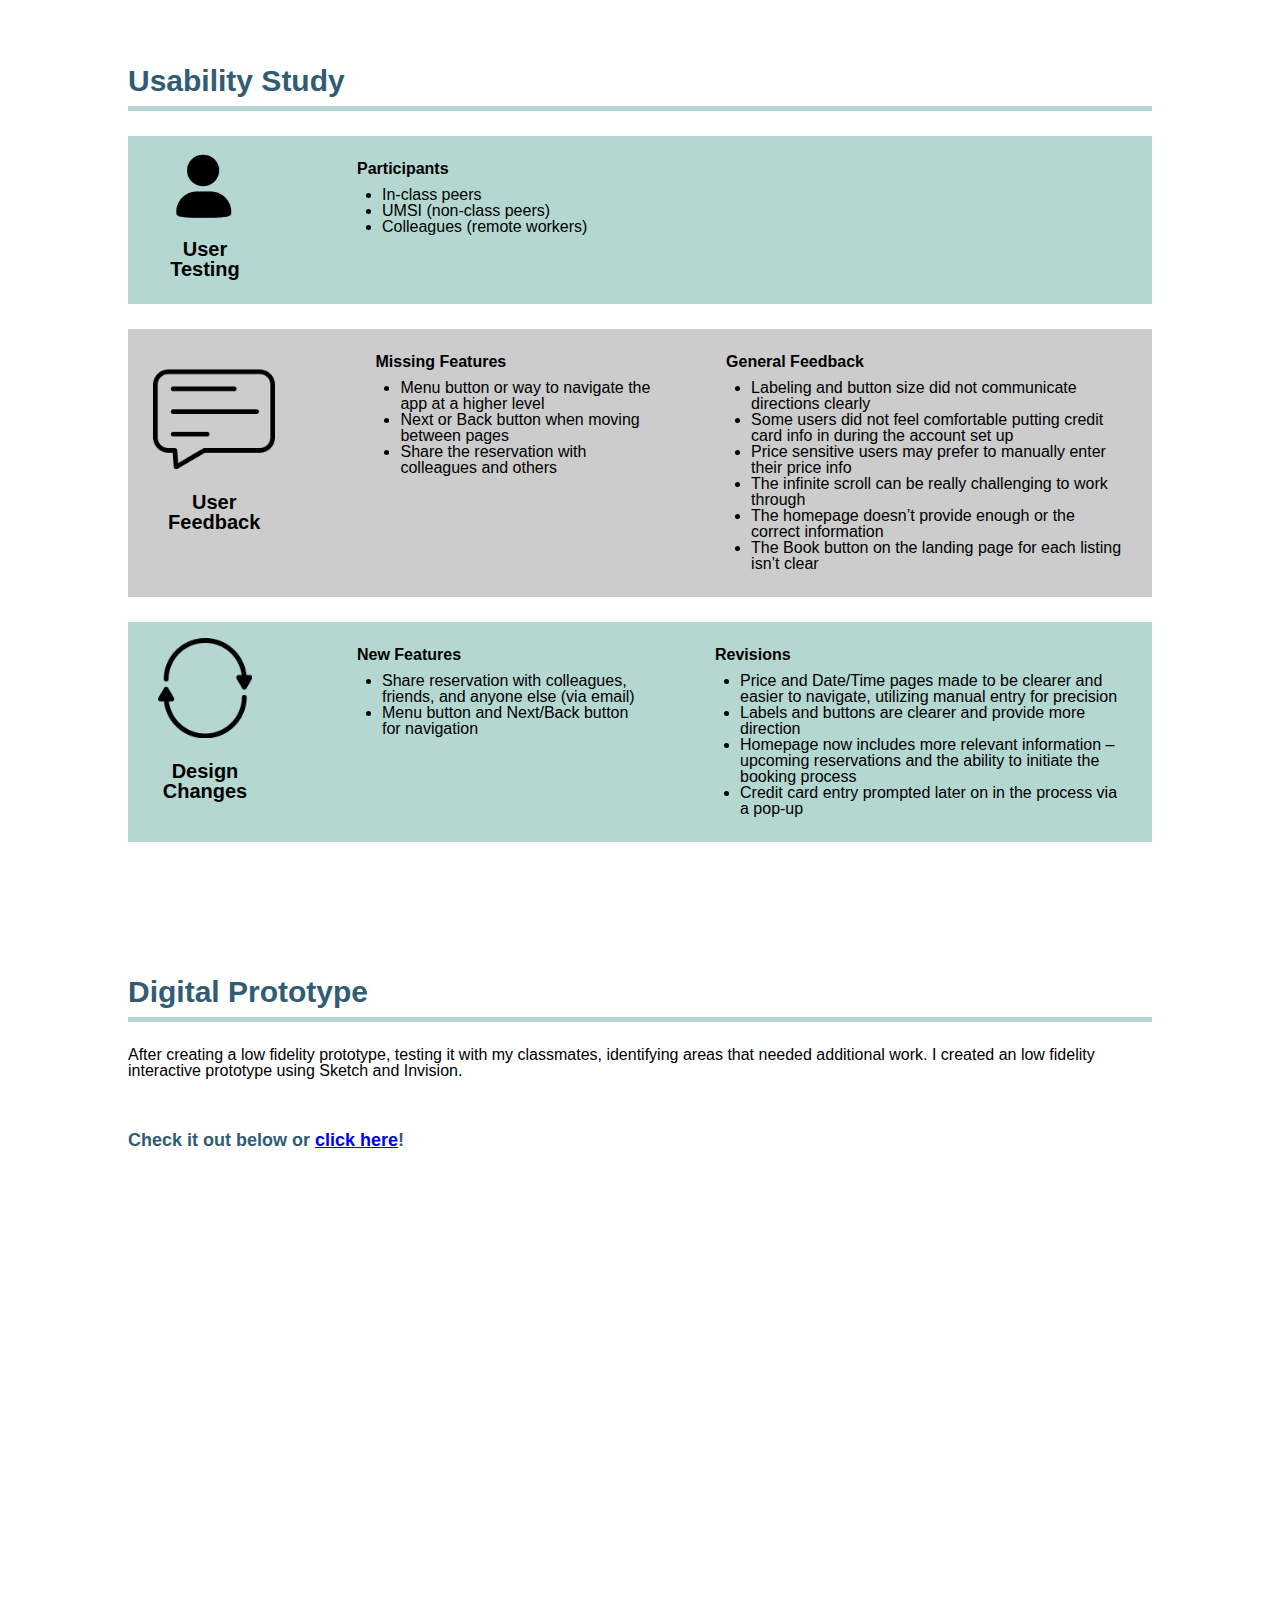
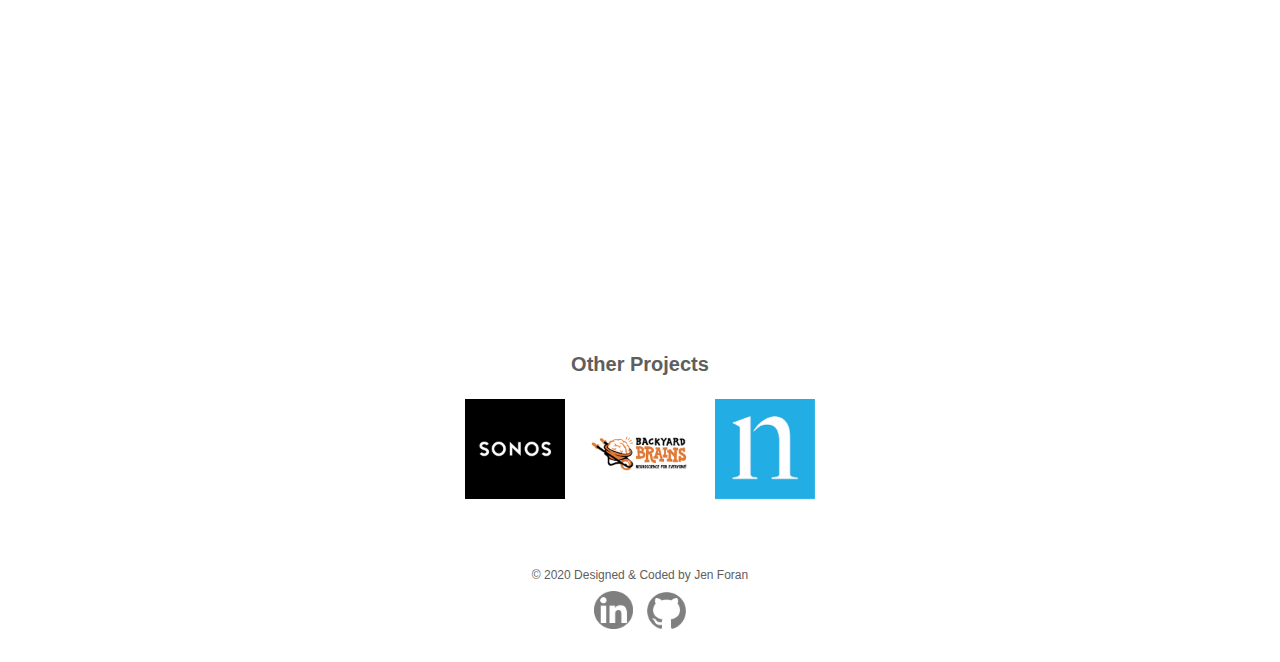
<file: iworker.html>
<!DOCTYPE html>
<html lang="en">
<head>
  <!-- Global site tag (gtag.js) - Google Analytics -->
  <script async src="https://www.googletagmanager.com/gtag/js?id=UA-168504149-1"></script>
  <script>
    window.dataLayer = window.dataLayer || [];
    function gtag(){dataLayer.push(arguments);}
    gtag('js', new Date());

    gtag('config', 'UA-168504149-1');
  </script>


  <meta charset="utf-8">
  <meta name="viewport" content="width=device-width, initial-scale=1.0">
  <link rel="shortcut icon" type="image/png" href="images/logo.png"/>
  <link href = "https://fonts.googleapis.com/css?family=Roboto" rel = "stylesheet" />
  <link rel="stylesheet" type="text/css" href="css/html5reset.css">
  <link rel="stylesheet" type="text/css" href="css/style.css">
  <title>iWorker</title>
</head>
<body>
  <a onclick="topFunction()" id="myBtn" href="#jump">Back to top</a>
  <script src="js/portfolio.js"></script>
  <a class = "jump" href="#jump">Jump to Content</a>
  <!-- <a class = "top" href="#top">Back to top</a> -->
  <header>
    <!-- <img src="images/logo.png" class="logo"> -->
    <h1 class="logo"><a href="index.html">Jen Foran</a></h1>
    <nav>
      <ul class="nav_bar">
        <li class="nav_item active"><a href="projects.html">Projects</a></li>
        <li class="nav_item"><a href="index.html">About Me</a></li>
      </ul>
    </nav>
  </header>
  <main id="jump">

    <div class="intro iworker">
      <img src="images/projects/iworker.png" alt="iWorker logo" class="project_image iworker">
      <div class="project_text iworker">
        <h1>iWorker</h1>
        <p>As part of the University of Michigan's <em>SI 582: Introduction to Interaction Design</em> course, I created a prototype for an app called iWorker.<br><br>The objective of the course was to teach methods and skills involved in designing and prototyping interactive systems. Each student pursued their own project during the semester, using the design process to guide their process. Individually, students determined a problem space all the way through to creating a digital prototype.</p>
        <div class="disclaimer">
          <p>Please note: this idea was conceived prior to the COVID-19 pandemic.</p>
        </div>
      </div>
    </div>

    <div class="project_cycle">
      <h1>Project Overview</h1>
      <img src="images/iworker/cycle.png" alt="iWorker project overview">
    </div>

    <div class="iworker_project">

      <div class="iworker_container">
        <h1 class="problem_space_header">Identifying Problem Space</h1>
          <p class="problem_space_intro">As an analyst at Nielsen I got my first experience with remote and distributed work. After discussing my experience with some of my friends who also had exposure working remote, I realized there was a gap for iWorkers, more specifically the disparity between their needs and what was available. While some don't mind working from their homes, those that traveled extensively didn't always have that option, while others felt they were less productive in their homes.</p>

          <p class="problem_space_stat1">But it wasn't just my friends and I that were having this problem. From 2005 to 2018 there was a <a href = "https://www.skipthedrive.com/21-statistics-about-remote-work-trends-in-2018/" target="_blank">140%</a> increase in telecommuters, and does not include those self-employed (i.e., freelancers and gig workers).<br><br>On top of that, the US had <a href = "https://globalworkplaceanalytics.com/telecommuting-statistics" target="_blank">about 4.3 million remote works</a> in 2018, which was about 3.2% of the non-self employed, working population.</p>
          <img src="images/iworker/graph1.png" alt="Graph showing 140% increase in telecommuters between 2005 and 2018." class="problem_space_graph1">

          <p class="problem_space_stat2">What made this an even more compelling problem space was that studies suggested that the trend towards remote work was set to continue. One study by Odesk,<a href = "https://www.forbes.com/sites/jeannemeister/2013/04/01/flexible-workspaces-another-workplace-perk-or-a-must-have-to-attract-top-talent/#5606b2d42ce7" target="_blank"> projected 1 in 3 employed people in the US</a> would be remote works by 2020.</p>
          <img src="images/iworker/graph2.png" alt="Graph showing that 33% of workers in the US are expected to work remote by 2020." class="problem_space_graph2">

      </div>

      <div class="iworker_define">
        <h1 class="iworker_problem_header">The Opportunity</h1>
          <!-- <p class="iworker_problem">It has become <span style="color: #315C73;font-weight:600;font-size:35px;">increasingly difficult</span> for remote workers to find workspaces that <span style="color: #315C73;font-weight:600;font-size:35px;">meet their needs</span> around <span style="color: #315C73;font-weight:600;font-size:35px;">flexibility, price, and culture</span>.</p> -->

          <p class="iworker_problem">How might we provide <span style="color: #315C73;font-weight:600;font-size:35px;">remote workers with more outside-the-home options</span> that offer flexibility, price variation, and culture fit?</p>


          <img src="images/iworker/needs.png" alt="Overview of the users needs" class="iworker_problem_img">
      </div>

      <div class="comp_container">
        <div class="comp_text">
          <h1>Competitive Analysis</h1>
            <p>The next step was to examine the competitive landscape. I included WeWork, Breather, Spacious, and Airbnb, and looked at their membership model, locations, space availablity, perks, and community.</p>
        </div>
        <a href="images/iworker/competitive_analysis.png" target="_blank"><img src="images/iworker/competitive_analysis.png" alt="Overview of the competitive analysis."  class="comp_img"/></a>
      </div>

      <div class="iworker_brainstorm">
        <h1>Brainstorming</h1>
          <img src="images/iworker/brainstorm.png" alt="Overview of the users needs">
      </div>

      <div class="iworker_opp">
        <h1>The Solution</h1>
          <p class="opp_highlight"><span style="color: #315C73;font-size:50px;">Connect private businesses</span> like restaurants, cafes, hotels, and landlords, <span style="color: #315C73;font-size:50px;">during off hours to workers</span>.</p>
      </div>

      <div class="iworker_persona">
        <h1>Personas</h1>
          <p>Given the time constraints, I was unable to conduct research to inform these personas, but I used secondary research to fill that gap.</p>
          <div class="iworker_persona_container">
            <a href="images/iworker/persona1.png" target="_blank"><img src="images/iworker/persona1.png" class="iworker_persona1"/></a>
            <a href="images/iworker/persona2.png" target="_blank"><img src="images/iworker/persona2.png" class="iworker_persona2"/></a>
            <a href="images/iworker/persona3.png" target="_blank"><img src="images/iworker/persona3.png" class="iworker_persona3"/></a>
            <a href="images/iworker/persona4.png" target="_blank"><img src="images/iworker/persona4.png" class="iworker_persona4"/></a>
          </div>
      </div>

      <div class="iworker_storymap">
        <h1>Story Maps</h1>
          <p>Providing additional context to these personas, the story maps lended insight into exactly when a user might be on the platform. There were a number of different use-cases - some users might need a space in five minutes while others might look for something five months out.</p>
          <a href="images/iworker/storymap.png" target="_blank"><img src="images/iworker/storymap.png" alt="Overview of the storymap" class="iworker_storymap_img"/></a>
      </div>

      <!-- <div class="iworker_solution">
        <h1>Proposed Solution</h1>
          <p>Connect remote workers that seek alternative workspaces with businesses that have available space. Provide information on environment and space culture to ensure user “fit.”</p>
          <img src="images/iworker/solution.png" alt="Overview of the users needs">
      </div> -->

      <div class="iworker_draft">
        <h1>Paper Prototype</h1>
          <div class="iworker_draft_video">
            <iframe src="https://drive.google.com/file/d/1vqAoTzzSelmTuZQwjYAmXOwXAt9J-VCY/preview" width="640" height="480"></iframe>
            <!-- Your browser does not support iframes. -->
          </div>
      </div>

      <div class="iworker_usability">
        <h1>Usability Study</h1>
          <div class="iworker_usability_users">
            <div class="position_one">
              <img src="images/iworker/usability/user.png" alt="user icon">
              <h2>User Testing</h2>
            </div>
            <div class="position_two">
              <h3>Participants</h3>
              <ul>
                <li>In-class peers</li>
                <li>UMSI (non-class peers)</li>
                <li>Colleagues (remote workers)</li>
              </ul>
            </div>
          </div>
          <div class="iworker_usability_feedback">
            <div class="position_one">
              <img src="images/iworker/usability/feedback.png" alt="feedback icon">
              <h2>User Feedback</h2>
            </div>
              <div class="position_two">
                <h3>Missing Features</h3>
                  <ul>
                    <li>Menu button or way to navigate the app at a higher level</li>
                    <li>Next or Back button when moving between pages</li>
                    <li>Share the reservation with colleagues and others</li>
                  </ul>
              </div>
            <div class="position_three">
              <h3>General Feedback</h3>
                <ul>
                  <li>Labeling and button size did not communicate directions clearly</li>
                  <li>Some users did not feel comfortable putting credit card info in during the account set up</li>
                  <li>Price sensitive users may prefer to manually enter their price info</li>
                  <li>The infinite scroll can be really challenging to work through</li>
                  <li>The homepage doesn’t provide enough or the correct information</li>
                  <li>The Book button on the landing page for each listing isn’t clear</li>
                </ul>
              </div>
          </div>
          <div class="iworker_usability_design">
            <div class="position_one">
              <img src="images/iworker/usability/change.png" alt="design change icon">
              <h2>Design Changes</h2>
            </div>
            <div class="position_two">
              <h3>New Features</h3>
                <ul>
                  <li>Share reservation with colleagues, friends, and anyone else (via email)</li>
                  <li>Menu button and Next/Back button for navigation</li>
                </ul>
            </div>
            <div class="position_three">
              <h3>Revisions</h3>
                <ul>
                  <li>Price and Date/Time pages made to be clearer and easier to navigate, utilizing manual entry for precision</li>
                  <li>Labels and buttons are clearer and provide more direction</li>
                  <li>Homepage now includes more relevant information – upcoming reservations and the ability to initiate the booking process</li>
                  <li>Credit card entry prompted later on in the process via a pop-up</li>
                </ul>
              </div>
          </div>
      </div>

      <div class="iworker_final">
        <h1>Digital Prototype</h1>
        <p>After creating a low fidelity prototype, testing it with my classmates, identifying areas that needed additional work. I created an low fidelity interactive prototype using Sketch and Invision.</p>
        <br><br>
        <p><span style="color: #315C73; font-size: 18px; font-weight:600;">Check it out below or <a href="https://invis.io/M7PF8P75PEU" target="_blank">click here</a>!</span></p>
          <div class="iworker_invision">
            <iframe src="https://invis.io/M7PF8P75PEU" allowfullscreen width="500" height="930" style="transform: scale(0.65)"></iframe>
          </div>
      </div>

    </div>


    <div class="other_projects">
      <h1>Other Projects</h1>

        <div class="other_projects_container">

          <div class="project_one">
            <div class="flip_card">
              <div class="flip_card_inner">
                <div class="flip_card_front">
                  <img src="images/projects/sonos.png" alt="SONOS logo">
                </div>
                <div class="flip_card_back">
                  <a href="sonos.html">
                    <h1>SONOS</h1>
                    <p>Product Manager<br>Intern</p>
                  </a>
                </div>
              </div>
            </div>
          </div>

          <div class="project_two">
            <div class="flip_card">
              <div class="flip_card_inner">
                <div class="flip_card_front">
                  <img src="images/projects/byb.png" alt="BYB logo">
                </div>
                <div class="flip_card_back">
                  <a href="byb.html">
                    <h1>Backyard Brains</h1>
                    <p>User Experience Consultant</p>
                  </a>
                </div>
              </div>
            </div>
          </div>

          <div class="project_three">
            <div class="flip_card">
              <div class="flip_card_inner">
                <div class="flip_card_front">
                  <img src="images/projects/nielsen.png" alt="Nielsen logo">
                </div>
                <div class="flip_card_back">
                  <a href="nielsen.html">
                    <h1>Nielsen</h1>
                    <p>Analytics Consultant</p>
                  </a>
                </div>
              </div>
            </div>
          </div>


        </div>
      </div>



  </main>
  <footer>
      <p>© 2020 Designed & Coded by Jen Foran</p>
      <a href="https://www.linkedin.com/in/jen-foran-2b642883/" target="_blank"><img src="images/footer/linkedin.png" alt="LinkedIn Logo, link to Jen's account"/></a>
      <a href="https://github.com/jforan" target="_blank"><img src="images/footer/github.png" alt="Github Logo, link to Jen's account"/></a>
  </footer>
</body>
</html>
</file>
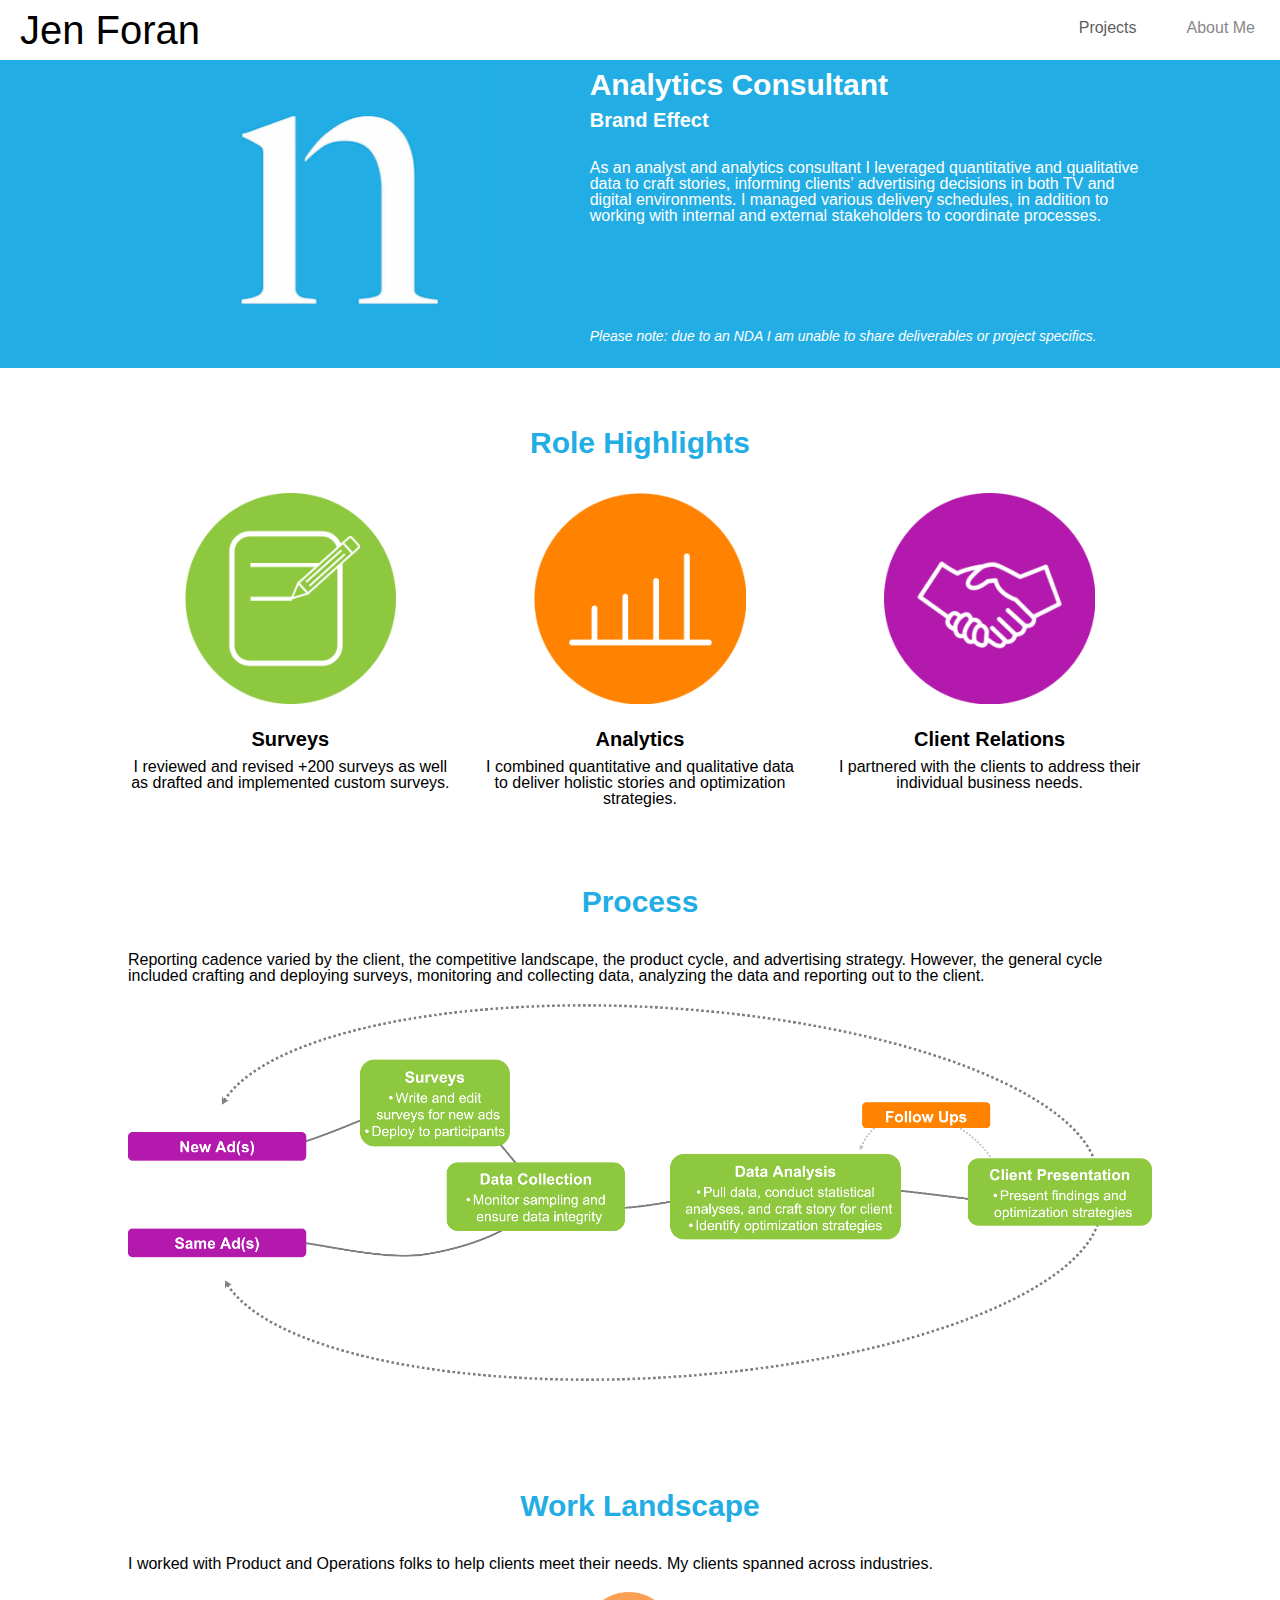
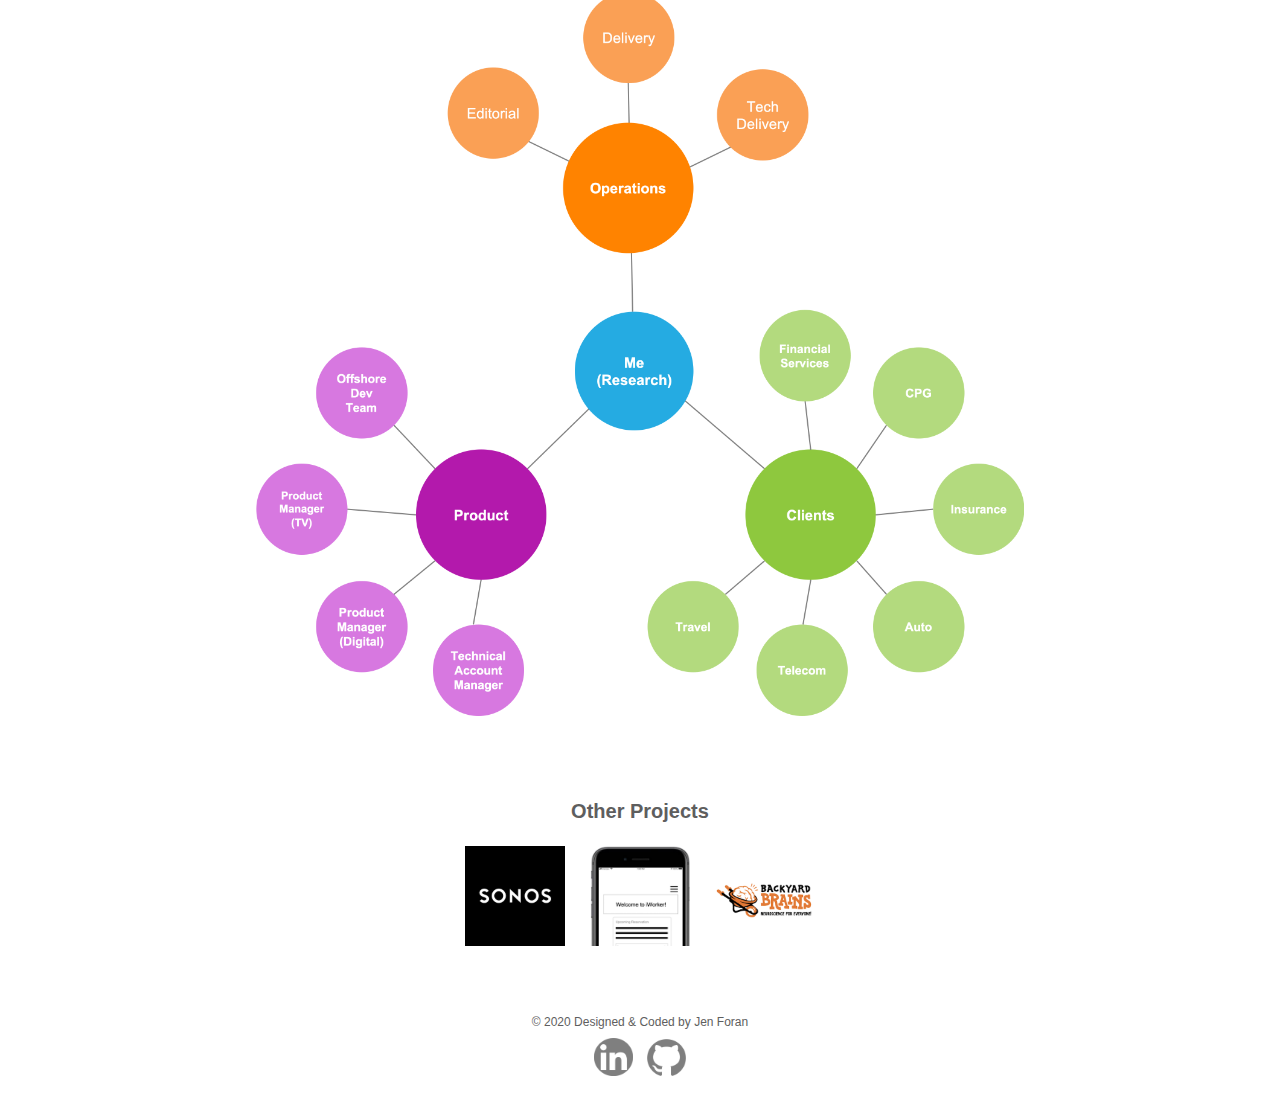
<file: nielsen.html>
<!DOCTYPE html>
<html lang="en">
<head>
  <!-- Global site tag (gtag.js) - Google Analytics -->
  <script async src="https://www.googletagmanager.com/gtag/js?id=UA-168504149-1"></script>
  <script>
    window.dataLayer = window.dataLayer || [];
    function gtag(){dataLayer.push(arguments);}
    gtag('js', new Date());

    gtag('config', 'UA-168504149-1');
  </script>

  <meta charset="utf-8">
  <meta name="viewport" content="width=device-width, initial-scale=1.0">
  <link rel="shortcut icon" type="image/png" href="images/logo.png"/>
  <link href = "https://fonts.googleapis.com/css?family=Roboto" rel = "stylesheet" />
  <link rel="stylesheet" type="text/css" href="css/html5reset.css">
  <link rel="stylesheet" type="text/css" href="css/style.css">
  <title>Nielsen</title>
</head>
<body>
  <a onclick="topFunction()" id="myBtn" href="#jump">Back to top</a>
  <script src="js/portfolio.js"></script>
  <a class = "jump" href="#jump">Jump to Content</a>
  <header>
    <h1 class="logo"><a href="index.html">Jen Foran</a></h1>
    <nav>
      <ul class="nav_bar">
        <li class="nav_item active"><a href="projects.html">Projects</a></li>
        <li class="nav_item"><a href="index.html">About Me</a></li>
      </ul>
    </nav>
  </header>
  <main id="jump">

    <div class="intro nielsen">
      <img src="images/projects/nielsen.png" alt="Nielsenlogo" class="project_image nielsen">
      <div class="project_text nielsen">
        <h1>Analytics Consultant</h1>
        <h2>Brand Effect</h2>
        <p>As an analyst and analytics consultant I leveraged quantitative and qualitative data to craft stories, informing clients’ advertising decisions in both TV and digital environments. I managed various delivery schedules, in addition to working with internal and external stakeholders to coordinate processes.</p>

        <div class="disclaimer">
          <p>Please note: due to an NDA I am unable to share deliverables or project specifics.</p>
        </div>
      </div>
    </div>

    <div class="nielsen_role_overview">
      <h1>Role Highlights</h1>
      <div class="nielsen_role_overview_container">

        <img src="images/nielsen/survey.png" alt="Survey icon" class="survey_img">
        <div class="survey_text">
        <h2>Surveys</h2>
          <p>I reviewed and revised +200 surveys as well as drafted and implemented custom surveys.</p>
        </div>

        <img src="images/nielsen/analytics.png" alt="analytics icon" class="analytics_img">
        <div class="analytics_text">
        <h2>Analytics</h2>
          <p>I combined quantitative and qualitative data to deliver holistic stories and optimization strategies.</p>
        </div>

        <img src="images/nielsen/relations.png" alt="client relations icon" class="relations_img">
        <div class="relations_text">
        <h2>Client Relations</h2>
          <p>I partnered with the clients to address their individual business needs.</p>
        </div>
      </div>
    </div>

    <div class="nielsen_role_process">
      <h1>Process</h1>
      <p>Reporting cadence varied by the client, the competitive landscape, the product cycle, and advertising strategy. However, the general cycle included crafting and deploying surveys, monitoring and collecting data, analyzing the data and reporting out to the client.</p>
      <img src="images/nielsen/process.png" alt="Diagram of the role's process">
    </div>


    <div class="nielsen_landscape">
      <h1>Work Landscape</h1>
      <p>I worked with Product and Operations folks to help clients meet their needs. My clients spanned across industries.</p>
      <img src="images/nielsen/stakeholders.png" alt="Diagram of stakeholders">
    </div>


    <div class="other_projects">
      <h1>Other Projects</h1>
        <div class="other_projects_container">
          <div class="project_one">
            <div class="flip_card">
              <div class="flip_card_inner">
                <div class="flip_card_front">
                  <img src="images/projects/sonos.png" alt="SONOS logo">
                </div>
                <div class="flip_card_back">
                  <a href="sonos.html">
                    <h1>SONOS</h1>
                    <p>Product Manager<br>Intern</p>
                  </a>
                </div>
              </div>
            </div>
          </div>

          <div class="project_two">
            <div class="flip_card">
              <div class="flip_card_inner">
                <div class="flip_card_front">
                  <img src="images/projects/iworker.png" alt="iWorker logo">
                </div>
                <div class="flip_card_back">
                  <a href="iworker.html">
                    <h1>iWorker</h1>
                    <p>Class Project</p>
                  </a>
                </div>
              </div>
            </div>
          </div>

          <div class="project_three">
            <div class="flip_card">
              <div class="flip_card_inner">
                <div class="flip_card_front">
                  <img src="images/projects/byb.png" alt="BYB logo">
                </div>
                <div class="flip_card_back">
                  <a href="byb.html">
                    <h1>Backyard Brains</h1>
                    <p>User Experience Consultant</p>
                  </a>
                </div>
              </div>
            </div>
          </div>

        </div>
      </div>

  </main>
  <footer>
      <p>© 2020 Designed & Coded by Jen Foran</p>
      <a href="https://www.linkedin.com/in/jen-foran-2b642883/" target="_blank"><img src="images/footer/linkedin.png" alt="LinkedIn Logo, link to Jen's account"/></a>
      <a href="https://github.com/jforan" target="_blank"><img src="images/footer/github.png" alt="Github Logo, link to Jen's account"/></a>
  </footer>
</body>
</html>
</file>
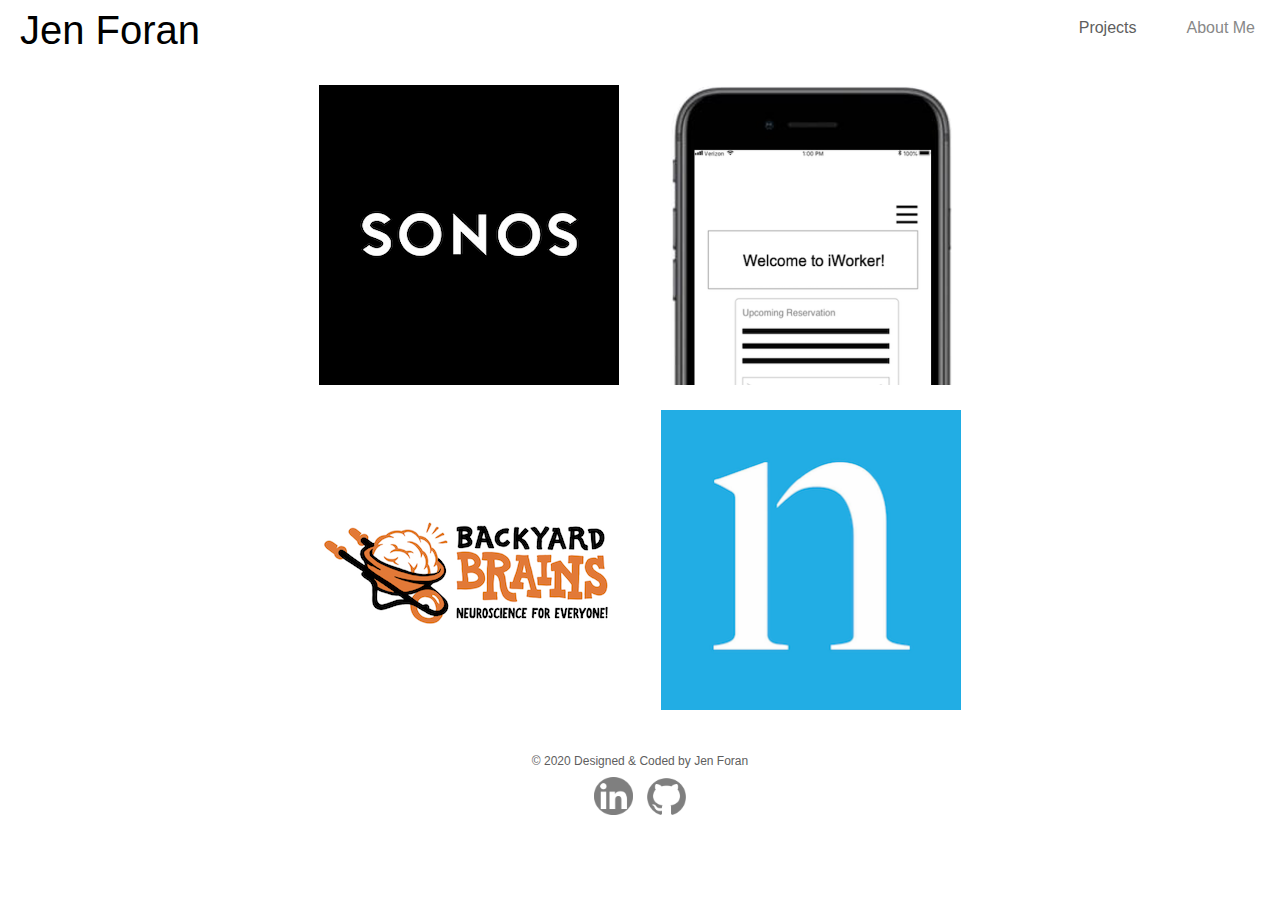
<file: projects.html>
<!DOCTYPE html>
<html lang="en">
  <head>
  <!-- Global site tag (gtag.js) - Google Analytics -->
  <script async src="https://www.googletagmanager.com/gtag/js?id=UA-168504149-1"></script>
  <script>
    window.dataLayer = window.dataLayer || [];
    function gtag(){dataLayer.push(arguments);}
    gtag('js', new Date());

    gtag('config', 'UA-168504149-1');
  </script>

    <meta charset="utf-8">
    <meta name="viewport" content="width=device-width, initial-scale=1.0">
    <link rel="shortcut icon" type="image/png" href="images/logo.png"/>
    <link href = "https://fonts.googleapis.com/css?family=Roboto" rel = "stylesheet" />
    <link rel="stylesheet" type="text/css" href="css/html5reset.css">
    <link rel="stylesheet" type="text/css" href="css/style.css">
    <title>Projects</title>
  </head>
  <body>
    <a class = "jump" href="#jump">Jump to Content</a>
    <header>
      <!-- <img src="images/logo.png" class="logo"> -->
      <h1 class="logo"><a href="index.html">Jen Foran</a></h1>
      <nav>
        <ul class="nav_bar">
          <li class="nav_item active"><a href="projects.html">Projects</a></li>
          <li class="nav_item"><a href="index.html">About Me</a></li>
        </ul>
      </nav>
    </header>
  <main id="jump">

    <div class="container_projects">

    <div class="flip_card sonos_tile">
      <div class="flip_card_inner">
        <div class="flip_card_front">
          <img src="images/projects/sonos.png" alt="SONOS logo">
        </div>
        <div class="flip_card_back">
          <a href="sonos.html">
            <h1>SONOS</h1>
            <p>Product Manager Intern</p>
          </a>
        </div>
      </div>
    </div>

    <div class="flip_card nielsen_tile">
      <div class="flip_card_inner">
        <div class="flip_card_front">
          <img src="images/projects/nielsen.png" alt="Nielsen logo">
        </div>
        <div class="flip_card_back">
          <a href="nielsen.html">
            <h1>Nielsen</h1>
            <p>Analytics Consultant</p>
          </a>
        </div>
      </div>
    </div>

    <div class="flip_card byb_tile">
      <div class="flip_card_inner">
        <div class="flip_card_front">
          <img src="images/projects/byb.png" alt="BYB logo">
        </div>
        <div class="flip_card_back">
          <a href="byb.html">
            <h1>Backyard Brains</h1>
            <p>User Experience Consultant</p>
          </a>
        </div>
      </div>
    </div>

    <div class="flip_card iworker_tile">
      <div class="flip_card_inner">
        <div class="flip_card_front">
          <img src="images/projects/iworker.png" alt="BYB logo">
        </div>
        <div class="flip_card_back">
          <a href="iworker.html">
            <h1>iWorker</h1>
            <p>Class Project</p>
          </a>
        </div>
      </div>
    </div>

  </div>
  </main>
  <footer>
      <p>© 2020 Designed & Coded by Jen Foran</p>
      <a href="https://www.linkedin.com/in/jen-foran-2b642883/" target="_blank"><img src="images/footer/linkedin.png" alt="LinkedIn Logo, link to Jen's account"/></a>
      <a href="https://github.com/jforan" target="_blank"><img src="images/footer/github.png" alt="Github Logo, link to Jen's account"/></a>
  </footer>
</body>
</html>
</file>
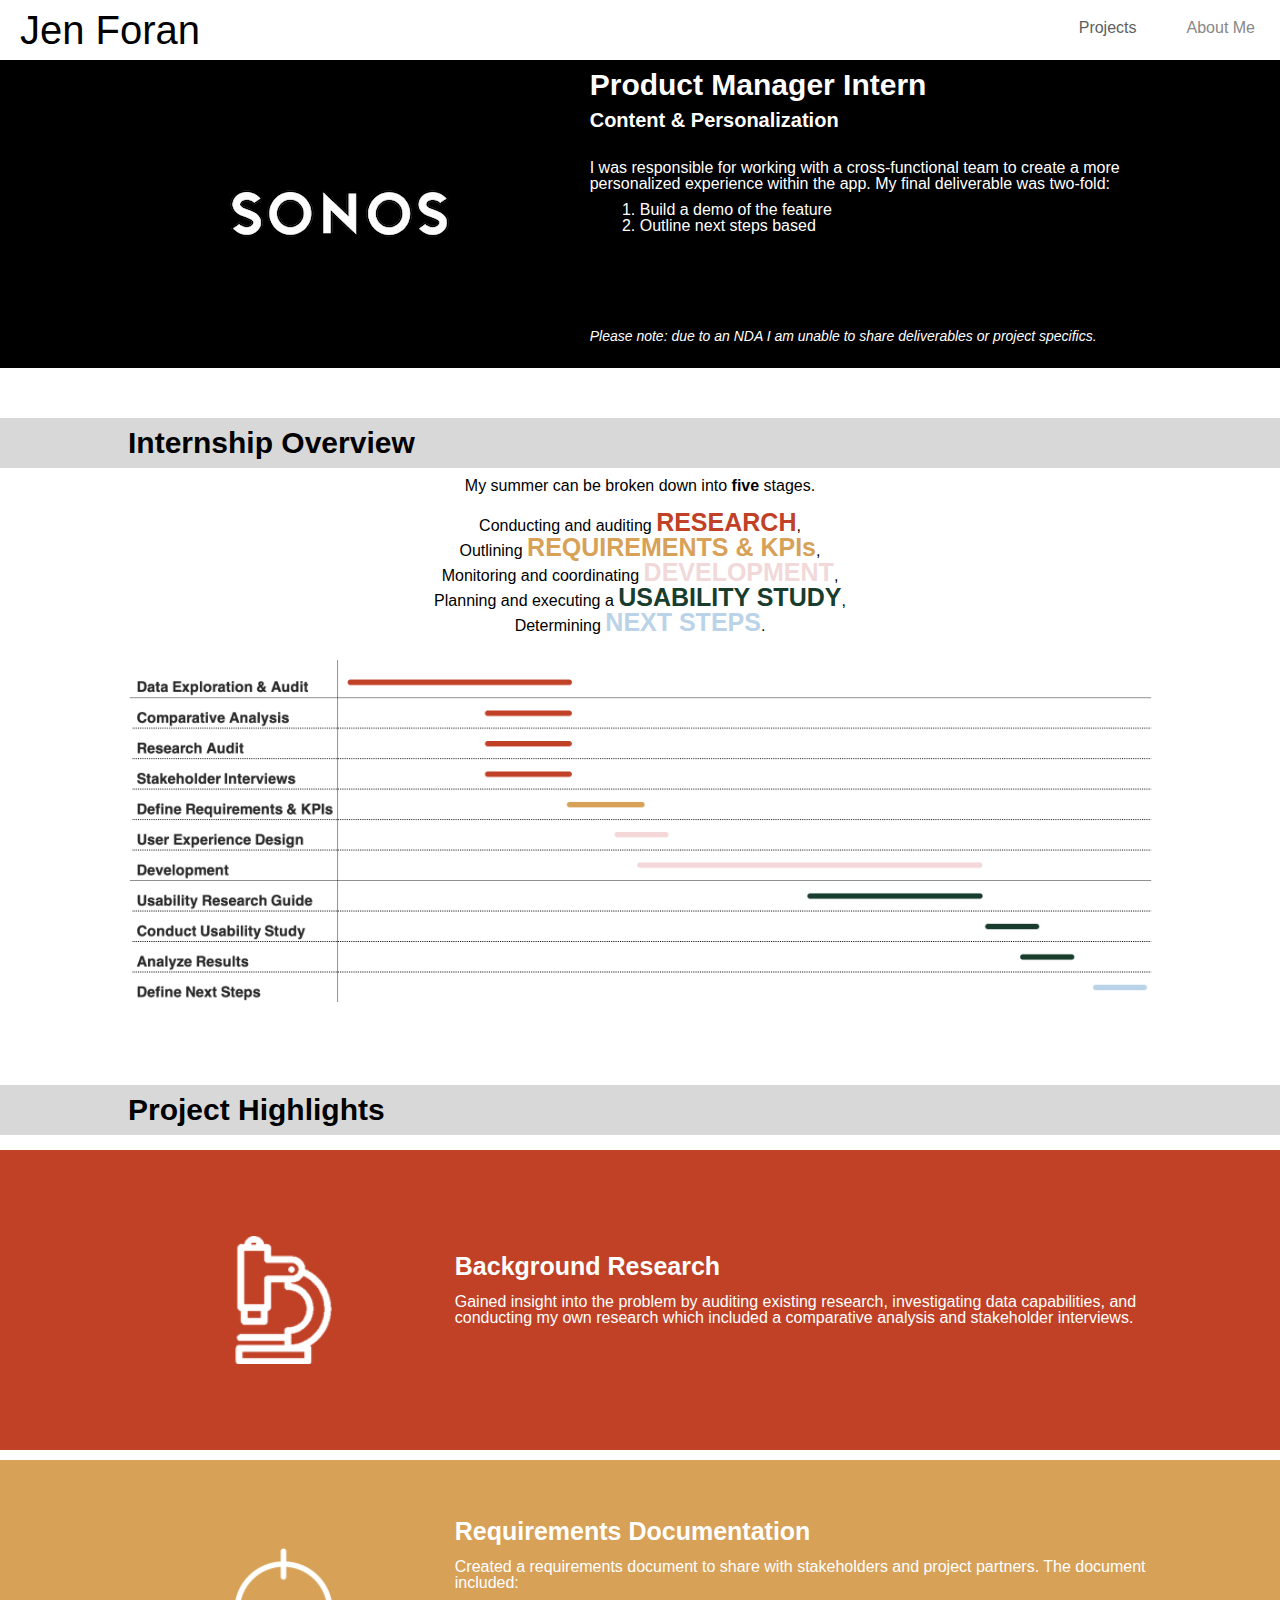
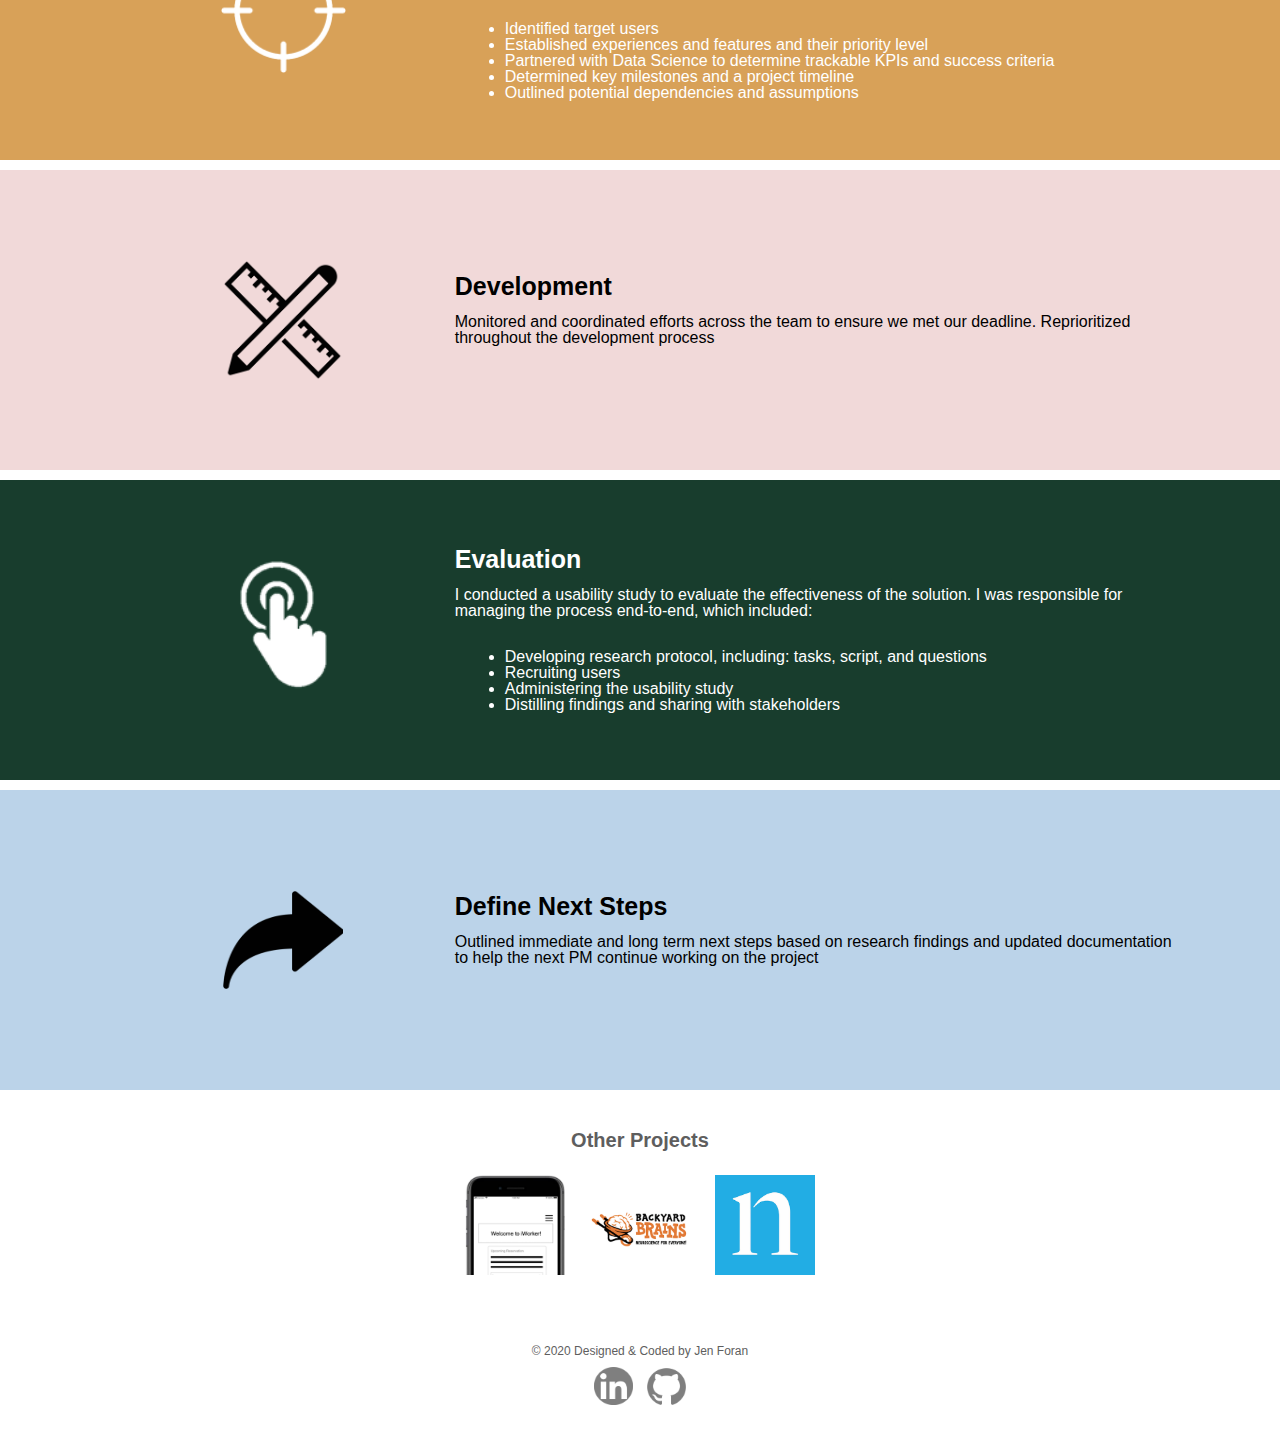
<file: sonos.html>
<!DOCTYPE html>
<html lang="en">
<head>
  <!-- Global site tag (gtag.js) - Google Analytics -->
  <script async src="https://www.googletagmanager.com/gtag/js?id=UA-168504149-1"></script>
  <script>
    window.dataLayer = window.dataLayer || [];
    function gtag(){dataLayer.push(arguments);}
    gtag('js', new Date());

    gtag('config', 'UA-168504149-1');
  </script>

  <meta charset="utf-8">
  <meta name="viewport" content="width=device-width, initial-scale=1.0">
  <link rel="shortcut icon" type="image/png" href="images/logo.png"/>
  <link href = "https://fonts.googleapis.com/css?family=Roboto" rel = "stylesheet" />
  <link rel="stylesheet" type="text/css" href="css/html5reset.css">
  <link rel="stylesheet" type="text/css" href="css/style.css">
  <title>SONOS</title>
</head>
<body>
  <a onclick="topFunction()" id="myBtn" href="#jump">Back to top</a>
  <script src="js/portfolio.js"></script>
  <a class = "jump" href="#jump">Jump to Content</a>
  <!-- <a class = "top" href="#top">Back to top</a> -->
  <header>
    <!-- <img src="images/logo.png" class="logo"> -->
    <h1 class="logo"><a href="index.html">Jen Foran</a></h1>
    <nav>
      <ul class="nav_bar">
        <li class="nav_item active"><a href="projects.html">Projects</a></li>
        <li class="nav_item"><a href="index.html">About Me</a></li>
      </ul>
    </nav>
  </header>
  <main id="jump">

    <div class="intro sonos">
      <img src="images/projects/sonos.png" alt="SONOS logo" class="project_image sonos">
      <div class="project_text sonos">
        <h1>Product Manager Intern</h1>
        <h2>Content & Personalization</h2>
        <p>I was responsible for working with a cross-functional team to create a more personalized experience within the app. My final deliverable was two-fold:</p>
        <ol>
          <li>Build a demo of the feature</li>
          <li>Outline next steps based</li>
        </ol>
        <div class="disclaimer">
          <p>Please note: due to an NDA I am unable to share deliverables or project specifics.</p>
        </div>
      </div>
    </div>


    <div class="sonos_summer">
      <h1 class="sonos_header">Internship Overview</h1>
      <p>My summer can be broken down into <b>five</b> stages.<br>
      <br>Conducting and auditing <span style="color: #C14126;font-weight:600;font-size:25px;">RESEARCH</span>,
      <br>Outlining <span style="color: #D8A158;font-weight:600;font-size:25px">REQUIREMENTS & KPIs</span>,
      <br>Monitoring and coordinating <span style="color: #F1D9D9;font-weight:600;font-size:25px">DEVELOPMENT</span>,
      <br>Planning and executing a <span style="color: #183D2D;font-weight:600;font-size:25px">USABILITY STUDY</span>,
      <br>Determining <span style="color: #BBD3E9;font-weight:600;font-size:25px">NEXT STEPS</span>.
      <img src="images/sonos/cycle.png" alt="SONOS project cycle">
    </div>


    <div class="project_cycle_items">

      <h1 class="sonos_header">Project Highlights</h1>

      <div class="sonos_research">
        <img src="images/sonos/research.png" alt="research icon">
        <div class="sonos_research_text">
          <h2>Background Research</h2>
          <p>Gained insight into the problem by auditing existing research, investigating data capabilities, and conducting my own research which included a comparative analysis and stakeholder interviews.</p>
        </div>
      </div>

      <div class="sonos_kpi">
        <img src="images/sonos/kpis.png" alt="KPIs icon">
        <div class="sonos_kpi_text">
          <h2>Requirements Documentation</h2>
          <p>Created a requirements document to share with stakeholders and project partners. The document included:</p>
          <ul>
            <li>Identified target users</li>
            <li>Established experiences and features and their priority level</li>
            <li>Partnered with Data Science to determine trackable KPIs and success criteria</li>
            <li>Determined key milestones and a project timeline</li>
            <li>Outlined potential dependencies and assumptions</li>
          </ul>
        </div>
      </div>

      <div class="sonos_develop">
        <img src="images/sonos/develop.png" alt="Development icon">
        <div class="sonos_develop_text">
          <h2>Development</h2>
          <p>Monitored and coordinated efforts across the team to ensure we met our deadline. Reprioritized throughout the development process</p>
        </div>
      </div>

      <div class="sonos_usability">
        <img src="images/sonos/user_testing.png" alt="User Testing icon">
        <div class="sonos_usability_text">
          <h2>Evaluation</h2>
          <p>I conducted a usability study to evaluate the effectiveness of the solution. I was responsible for managing the process end-to-end, which included:</p>
          <ul>
            <li>Developing research protocol, including: tasks, script, and questions</li>
            <li>Recruiting users</li>
            <li>Administering the usability study</li>
            <li>Distilling findings and sharing with stakeholders</li>
          </ul>
        </div>
      </div>

      <div class="sonos_next">
        <img src="images/sonos/next_steps.png" alt="Next steps icon">
        <div class="sonos_next_text">
          <h2>Define Next Steps</h2>
          <p>Outlined immediate and long term next steps based on research findings and updated documentation to help the next PM continue working on the project</p>
        </div>
      </div>
    </div>




    <div class="other_projects">
      <h1>Other Projects</h1>

        <div class="other_projects_container">


          <div class="project_one">
            <div class="flip_card">
              <div class="flip_card_inner">
                <div class="flip_card_front">
                  <img src="images/projects/iworker.png" alt="iWorker logo">
                </div>
                <div class="flip_card_back">
                  <a href="iworker.html">
                    <h1>iWorker</h1>
                    <p>Class Project</p>
                  </a>
                </div>
              </div>
            </div>
          </div>

          <div class="project_two">
            <div class="flip_card">
              <div class="flip_card_inner">
                <div class="flip_card_front">
                  <img src="images/projects/byb.png" alt="BYB logo">
                </div>
                <div class="flip_card_back">
                  <a href="byb.html">
                    <h1>Backyard Brains</h1>
                    <p>User Experience Consultant</p>
                  </a>
                </div>
              </div>
            </div>
          </div>

          <div class="project_three">
            <div class="flip_card">
              <div class="flip_card_inner">
                <div class="flip_card_front">
                  <img src="images/projects/nielsen.png" alt="Nielsen logo">
                </div>
                <div class="flip_card_back">
                  <a href="nielsen.html">
                    <h1>Nielsen</h1>
                    <p>Analytics Consultant</p>
                  </a>
                </div>
              </div>
            </div>
          </div>

        </div>
      </div>

  </main>
  <footer>
      <p>© 2020 Designed & Coded by Jen Foran</p>
      <a href="https://www.linkedin.com/in/jen-foran-2b642883/" target="_blank"><img src="images/footer/linkedin.png" alt="LinkedIn Logo, link to Jen's account"/></a>
      <a href="https://github.com/jforan" target="_blank"><img src="images/footer/github.png" alt="Github Logo, link to Jen's account"/></a>
  </footer>
</body>
</html>
</file>
<file: css/style.css>
html{
    scroll-behavior: smooth;
    font-family: 'Helvetica Neue', sans-serif;
    margin: 0;
    padding: 0;
    font-size: 16px;
    font-weight: 400;
}

header{
  height: 60px;
}

h1{
  font-size: 20px;
  color: #5e5e5e;
  padding-top: 10px;
  /* padding-left: 30px; */
  padding-bottom: 10px;
}

p{
  padding-bottom: 20px;
}

main{
  margin-left: 10%;
  margin-right: 10%;
}

/* a{
  text-decoration: none;
} */


/* jump to content */
a.jump{
  background: white;
  left: 0;
  padding: 6px;
  position: absolute;
  top: -40px;
  z-index: 1;
}

a.jump:focus{
  top:20px;
  color: black;
  text-decoration-style: solid;
}




/* back to top */

#myBtn {
    display: none;
    align-items: center;
    justify-content: center;
    position: fixed;
    bottom: 10px;
    float: right;
    right: 3%;
    z-index: 1;
    width: 40px;
    height: 40px;
    background-color: #ccc;
    border: solid 2px #ccc;
    box-shadow: 0 4px 8px 0 rgba(0,0,0,0.2);
    padding: 15px;
    border-radius: 50px;
    font-size: 12px;
    text-decoration: none;
    color: black;
}

#myBtn:hover {
  background-color: #aaa;
  border-color: #aaa;
}

a#myBtn{
  text-align: center;
  vertical-align: middle;
  padding-bottom: 0px;
}




/* navigation */
.nav_bar{
  display: flex;
  flex-direction: row;
  justify-content: flex-end;
  list-style: none;
  padding-top: 20px;
}

.nav_item a{
  color: #888;
  text-decoration: none;
  padding: 4px;
  padding-right: 25px;
  padding-left: 25px;
  justify-content: flex-start;
}

.nav_item.active a{
  color: #5e5e5e;
  /* font-weight: 700; */
}

.nav_item a:hover{
  align-items: center;
  /* color: #5e5e5e; */
  font-weight: 700;
  /* text-decoration: underline; */
}

.logo{
  display: inline-block;
  float: left;
  font-size: 40px;
  padding: 10px;
  padding-left: 20px;
  font-weight: 400;
}

.logo a{
  text-decoration: none;
  color: black;
}





/* footer */
footer{
  color: #5e5e5e;
  padding-top: 20px;
  padding-bottom: 20px;
  text-align: center;
  display: block;
}

footer p{
  font-size: 12px;
  padding-bottom: 0px;
}

footer img{
  padding: 5px;
  padding-top: 10px;
  padding-bottom: 10px;
  height: 3%;
  width: 3%;
  opacity: .5;
}

footer img:hover{
  opacity: 1;
}



/* about me */


/* .about_me_container_intro{
  display: grid;
  grid-template-columns: 1fr 1fr;
  grid-template-rows: auto;
  grid-gap: 50px;
  margin-bottom: 100px;
  overflow: hidden;
  margin-left: -12.5%;
  margin-right: -12.5%;
  overflow: hidden;
} */

/* .about_me_container_intro p{
  font-size: 50px;
  margin: auto;
  text-align: center;
  grid-column: 1;
  grid-row: 1;
  z-index: 1;
  padding-left: 5%;
  overflow: hidden;
} */

.about_me_container_intro img{
  display: block;
  max-width: 50%;
  max-height: 350px;
  margin: auto;
  border-radius: 50%;
  overflow: hidden;
  margin-bottom: 50px;
  margin-top: 25px;
}

/* .about_me_text{
  grid-column: 1;
  grid-row: 1;
  line-height: 1.5;
  margin-left: 15%;
  margin-right: 15%;
  z-index: 1;
  background-color: white;
  margin-top: auto;
  margin-bottom: auto;
} */


.about_me_container{
  display: grid;
  grid-template-columns: repeat(5,1fr);
  grid-template-rows: 7px auto;
  grid-row-gap: 25px;
  font-size: 20px;
  padding-left: 10%;
  padding-right: 10%;
  padding-bottom: 125px;
  overflow: hidden;
}

.blank_about{
  grid-column: 1;
  grid-row: 1;
  background: #ccc;
  padding-bottom: 0px;
}

.about_me_text{
  grid-column: 1 /span 5;
  grid-row: 2;
  line-height: 1.5;
}


.about_me_passion{
  display: grid;
  grid-template-columns: 2fr 3fr;
  grid-template-rows: 400px;
  grid-gap: 50px;
  padding-bottom: 200px;
}

.about_me_passion img{
  height: 95%;
  margin: auto;
}

.about_me_passion p{
  text-align: center;
  margin: auto;
  font-size: 25px;
  line-height: 1.25;
}

.about_me_opps{
  font-size: 40px;
  padding-bottom: 200px;
  padding-left: 10%;
  padding-right: 10%;
  text-align: center;
  line-height: 1.5;
}


.about_me_contact_container{
  display: grid;
  grid-template-columns: repeat(5,1fr);
  grid-template-rows: 7px auto;
  grid-row-gap: 25px;
  font-size: 20px;
  padding-left: 10%;
  padding-right: 10%;
  padding-bottom: 50px;
}

.contact_me{
  grid-column: 1 /span 5;
  grid-row: 2;
  font-size: 25px;
  line-height: 1.25;
}







/* projects */
.container_projects{
  display: grid;
  grid-template-columns: 1fr 2fr 2fr 1fr;
  grid-template-rows: auto auto;
  grid-gap: 25px;
  align-items: center;
  overflow: hidden;
  align-items: center;
  padding-top: 25px;
  padding-bottom: 25px;
}

.container_projects img{
  /* box-shadow: 0 4px 8px 0 rgba(0,0,0,0.2); */
  max-height: 300px;
  width: auto;
}

.flip_card{
  background-color: transparent;
  width: 300px;
  height: 300px;
  perspective: 1000px;
  /* padding:25px; */
  margin-left: auto;
  margin-right: auto;
}

.flip_card_inner{
  position: relative;
  width: 100%;
  height: 100%;
  text-align: center;
  transform-style: preserve-3d;
  /* box-shadow: 0 4px 8px 0 rgba(0,0,0,0.2); */
}

.flip_card:hover .flip_card_inner{
  transform: rotateY(180deg);
}

.flip_card_front, .flip_card_back{
  position: absolute;
  width: 100%;
  height: 100%;
  -webkit-backface-visibility: hidden;
  backface-visibility: hidden;
}


.flip_card_back{
  background-color: white;
  transform: rotateY(180deg);
  justify-content: center;
  align-items: center;
}

.flip_card_back h1{
  /* color: #313437; */
  color: black;
  padding-top: 120px;
  padding-bottom: 10px;
  font-size: 30px;
}

.container_projects a{
  display: block;
  text-decoration: none;
  color: #5e5e5e;
  height: 100%;
  width: 100%;
}


.sonos_tile{
  grid-column: 2;
  grid-row: 1;
}

.nielsen_tile{
  grid-column: 3;
  grid-row: 2;
}

.byb_tile{
  grid-column: 2;
  grid-row: 2;
}

.iworker_tile{
  grid-column: 3;
  grid-row: 1;
}



/* all projects */

.intro{
  display: grid;
  grid-template-columns: 3fr 4fr;
  grid-template-rows: auto;
  grid-column-gap: 40px;
  align-items: center;
  overflow: hidden;
  margin-bottom: 50px;
}

.project_image{
  margin-left: auto;
  margin-right: auto;
  height: 300px;
}

.project_text h1{
  font-size: 30px;
}

.project_text h2{
  font-size: 20px;
  color: black;
  padding-bottom: 30px;
}

.project_text p{
  font-size: 16px;
  color: black;
  padding-bottom: 10px;
}

.project_text ol{
  font-size: 16px;
  color: black;
  padding-left: 50px;
}

.disclaimer p{
  font-size: 14px;
  color: black;
  font-style: italic;
  padding-top: 95px;
  padding-bottom: 25px;
}



/* sonos */

.intro.sonos{
  background-color: black;
  margin-left: -15%;
  margin-right: -15%;
  padding-left: 15%;
  padding-right: 15%;
}

.intro.sonos h1, .intro.sonos h2, .intro.sonos p, .intro.sonos ol{
  color: white;
}

.sonos_summer{
  padding-bottom: 50px;
}

.sonos_summer p{
  text-align: center;
}

.sonos_summer h1, .project_cycle_items h1{
  font-size: 30px;
  color: black;
  /* background-color: #D8D8D8; */
  /* border-bottom: 5px #D8D8D8 solid; */
  margin-left: -15%;
  margin-right: -15%;
  padding-left: 15%;
  vertical-align: middle;
}

.sonos_summer img{
  width: 100%;
  margin: auto;
  padding-top: 25px;
}

.project_cycle_items{
  margin-left: 0%;
  margin-right: 0%;
}

.sonos_research, .sonos_kpi, .sonos_develop, .sonos_usability, .sonos_next{
  margin-left: -15%;
  margin-right: -15%;
  display: grid;
  grid-template-columns: 10% 1fr 3fr 5%;
  grid-template-rows: 300px;
  grid-column-gap: 50px;
  border: 5px white solid;
}

.sonos_research img, .sonos_kpi img, .sonos_develop img, .sonos_usability img, .sonos_next img{
  grid-column: 2;
  grid-row: 1;
  margin: auto;
  /* margin-bottom: auto; */
}

.sonos_research{
  background: #C14126;
}

.sonos_kpi{
  background: #D8A158;
}

.sonos_develop{
  background-color: #F1D9D9;
}

.sonos_usability{
  background: #183D2D;
}

.sonos_next{
  background: #BBD3E9;
}

.sonos_research_text, .sonos_kpi_text, .sonos_develop_text, .sonos_usability_text, .sonos_next_text{
  margin-top: auto;
  margin-bottom: auto;
  grid-column: 3;
  grid-row: 1;
}

.project_cycle_items ul{
  padding-left: 50px;
  padding-top: 10px;
  color: white;
}

.project_cycle_items p{
  padding-top: 15px;
  color: white;
}

.project_cycle_items h2{
  font-size: 25px;
  color: white;
  font-weight: 600;
}

.sonos_next_text p, .sonos_next_text h2, .sonos_develop_text h2, .sonos_develop_text p{
  color: black;
}

.sonos_header{
  margin-left: -15%;
  margin-right: -15%;
  background-color: #D8D8D8;
  margin-bottom: 10px;
}




/* nielsen */

.intro.nielsen{
  background-color: #22ADE4;
  margin-left: -15%;
  margin-right: -15%;
  padding-left: 15%;
  padding-right: 15%;
}

.intro.nielsen h1, .intro.nielsen h2, .intro.nielsen p{
  color: white;
}

.nielsen_landscape h1, .nielsen_role_process h1, .nielsen_role_overview h1{
  font-size: 30px;
  margin-bottom: 25px;
  color: #22ADE4;
  text-align: center;
}


.nielsen_role_process img{
  display: block;
  width: 100%;
  height: auto;
  padding-bottom: 100px;
  margin-left: auto;
  margin-right: auto;
}

.nielsen_landscape img{
  display: block;
  margin-left: auto;
  margin-right: auto;
  max-width: 75%;
  height: auto;
  padding-bottom: 50px;
}

.nielsen_role_overview_container{
  display: grid;
  grid-template-columns: repeat(3, 1fr);
  grid-template-rows: auto auto;
  grid-gap: 25px;
  padding-bottom: 50px;
}

.nielsen_role_overview_container h2{
  padding-bottom: 10px;
  font-size: 20px;
}

.survey_img, .analytics_img, .relations_img{
  max-width: 65%;
  max-height: auto;
  margin: auto;
}

.survey_text, .analytics_text, .relations_text{
  text-align: center;
}

.survey_img{
  grid-column: 1;
  grid-row: 1;
}

.survey_text{
  grid-column: 1;
  grid-row: 2;
}

.analytics_img{
  grid-column: 2;
  grid-row: 1;
}

.analytics_text{
  grid-column: 2;
  grid-row: 2;
}

.relations_img{
  grid-column: 3;
  grid-row: 1;
}

.relations_text{
  grid-column: 3;
  grid-row: 2;
}




/* byb Backyard Brains */

.intro.byb{
  /* background-color: #c8e9ef; */
  margin-left: -15%;
  margin-right: -15%;
  padding-left: 15%;
  padding-right: 15%;
}

.intro.byb h1{
  color: #EF6C00;
}

.research_methods h1, .about_byb h1, .findings h1, .project_video h1, .project_recs h1{
  font-size: 30px;
  color: white;
  margin-bottom: 25px;
  /* background-color: #0d4653; */
  background-color: #EF6C00;
  margin-left: -15%;
  margin-right: -15%;
  padding-left: 15%;
}


/* .byb_list{
  padding-left: 50px;
  text-decoration: none;
}

.byb_list li{
  list-style: none;
  display: inline;
}

.byb_list a{
  color: #999;
  text-decoration: none;
  padding-left: 10px;
  padding-right: 50px;
}

.byb_list a:hover{
  color: #EF6C00;
  font-weight: bold;
} */

.research_methods_container{
  overflow: hidden;
  padding-bottom: 100px;
}

.research_methods_image{
  display: block;
  width: 100%;
  height: auto;
  margin-left: auto;
  margin-right: auto;
}

.about_byb{
  margin-bottom: 75px;
}

.about_byb_container{
  display: grid;
  grid-template-columns: 1fr 4fr;
  grid-template-rows: 75px 75px 75px 75px;
  grid-row-gap: 25px;
  overflow: hidden;
}

.about_byb_container h2{
  /* padding-top: 13px; */
}

.background, .mission, .target, .problem{
  border-right: 2px solid #0d4653;
  font-size: 25px;
  color: black;
  display: flex;
  justify-content: flex-end;
  align-items: center;
  padding-right: 10px;
}

.background_text, .mission_text, .target_text, .problem_text{
  display: flex;
  align-items: center;
  border-left: 2px solid #0d4653;
  padding-left: 25px;
  padding-bottom: 0px;
}

.background{
  grid-column: 1;
  grid-row: 1;
}

.background_text{
  grid-column: 2;
  grid-row: 1;
}

.mission{
  grid-column: 1;
  grid-row: 2;
}

.mission_text{
  grid-column: 2;
  grid-row: 2;
}

.target{
  grid-column: 1;
  grid-row: 3;
}

.target_text{
  grid-column: 2;
  grid-row: 3;
}

.problem{
  grid-column: 1;
  grid-row: 4;
}

.problem_text{
  grid-column: 2;
  grid-row: 4;
}

.byb_youtube{
  display:block;
  margin-left: auto;
  margin-right: auto;
  padding-top: 25px;
  padding-bottom: 25px;
}


.findings_container p{
  padding-bottom: 0px;
}

.finding{
  padding-bottom: 50px;
}

.finding.one h2, .finding.two h2, .finding.three h2{
  /* background-color: #EF6C00; #0d4653*/
  background-color: #0d4653;
  color: white;
  font-size: 25px;
  margin-left: -25px;
  margin-right: -25px;
  padding:15px;
  padding-left: 25px;
}

/* .finding.two h2{
  background-color: #00a79d;
  color: white;
  font-size: 25px;
  margin-left: -25px;
  margin-right: -25px;
  padding:15px;
  padding-left: 25px;
} */

.finding img{
  display: block;
  margin: auto;
  height: auto;
  width: 75%;
  padding-top: 25px;
}

img.small{
  padding-top: 0px;
}


.personas{
  margin:auto;
  display: flex;
}


.persona_one{
  display: flex;
  align-items: center;
  justify-content: center;
  background-color:white;
  border-radius: 50%;
  border: 2px solid #EF6C00;
  height: 80px;
  width: 80px;
}

.persona_one a{
  color: black;
  font-size: 13px;
  text-align: center;
  overflow: hidden;
  text-decoration: none;
}


.persona_one:hover{
  background-color: #EF6C00;
}

.persona_one:hover a{
  color: white;
}


.finding.one, .finding.two, .finding.three{
  display: grid;
  grid-template-columns: 1fr 1fr;
  grid-template-rows: auto;
  grid-gap: 50px;
  margin-bottom: 75px;
  padding-left: 25px;
  padding-right: 25px;

}

.finding.one, .finding.two, .finding.three{
  border: 3px solid #0d4653;
}

.finding_one_three, .finding_one_one, .finding_two_one, .finding_two_three, .finding_three_one{
  margin-top: auto;
  margin-bottom: auto;
}

img.finding_two_two, img.finding_two_four{
  padding-top: 0px;
}

.finding_one_header, .finding_two_header, .finding_three_header{
  grid-column: 1 / span 2;
  grid-row: 1;
  /* border-bottom: 2px solid #00a79d; */
}

.finding_one_two, .finding_one_four, .finding_one_five, .finding_two_one, .finding_two_two, .finding_two_three, .finding_two_five, .finding_two_six, .finding_three_one, .finding_three_two, .finding_three_three{
  grid-column: 1 / span 2;
}

.quote{
  margin-left: 15%;
  margin-right: 15%;
  /* color: #EF6C00; */
  color: #00a79d;
  line-height: 1.5;
  font-size: 25px;
  font-weight: 600;
  padding-left: 25px;
  border-left: 5px solid #EF6C00;
}

.author {
  padding-left: 50px;
  font-size: 22px;
  color: #cacfca;
}


.project_recs_container{
  display: grid;
  grid-template-columns: 100px 1fr;
  grid-template-rows: repeat(5,auto);
  grid-row-gap: 25px;
  margin-left: 5%;
  margin-right: 5%;
  padding-bottom: 25px;
}

.project_recs_container p{
  padding-bottom: 0px;
}

.rec_one_number, .rec_two_number, .rec_three_number, .rec_four_number, .rec_five_number{
  display: flex;
  align-items: center;
  justify-content: center;
  /* border-bottom: 2px solid #cacfca; */
}

.project_recs h2{
  /* color: #0d4653; */
  color: #cacfca;
  font-size: 85px;
  text-align: center;
  overflow: hidden;
}

.project_recs h3{
  /* color: #EF6C00; */
  color: #0d4653;
  font-size: 20px;
  padding-bottom: 15px;
}

.rec_one_text, .rec_two_text, .rec_three_text, .rec_four_text, .rec_five_text{
  align-items: center;
  justify-content: center;
  padding-left: 25px;
  padding-right: 10px;
  padding-top: 25px;
  padding-bottom: 25px;
  /* border-bottom: 2px solid #cacfca; */
}

.rec_one_number{
  grid-column: 1;
  grid-row: 1;
}

.rec_one_text {
  grid-column: 2;
  grid-row: 1;
}

.rec_two_number{
  grid-column: 1;
  grid-row: 2;
}

.rec_two_text {
  grid-column: 2;
  grid-row: 2;
}

.rec_three_number{
  grid-column: 1;
  grid-row: 3;
}

.rec_three_text {
  grid-column: 2;
  grid-row: 3;
}

.rec_four_number{
  grid-column: 1;
  grid-row: 4;
}

.rec_four_text {
  grid-column: 2;
  grid-row: 4;
}

.rec_five_number{
  grid-column: 1;
  grid-row: 5;
}

.rec_five_text {
  grid-column: 2;
  grid-row: 5;
}





/* iworker */


.intro.iworker{
  /* background-color: #B4D8D1; */
  margin-left: -15%;
  margin-right: -15%;
  padding-left: 15%;
  padding-right: 15%;
}

.intro.iworker h1, .intro.iworker p{
  color: black;
}


.project_cycle h1, .iworker_project h1{
  /* text-align: center; */
  font-size: 30px;
  border-bottom: #B4D8D1 5px solid;
  color: #315C73;
  margin-bottom: 25px;
}

.project_cycle img{
  display: block;
  width: 75%;
  margin: auto;
  padding-bottom: 100px;
}



.iworker_project p, .iworker_project img{
  margin-top: auto;
  margin-bottom: auto;
}

.iworker_project img{
  margin-left: auto;
  margin-right: auto;
}

.iworker_container{
  display: grid;
  grid-template-columns: 1fr 1fr;
  grid-template-rows: repeat(4, auto);
  grid-gap: 25px;
  overflow: hidden;
  padding-bottom: 100px;
}

.problem_space_header{
  grid-column: 1/ span 2;
  grid-row: 1;
}

h1.problem_space_header{
  margin-bottom: 0px;
}

.problem_space_intro{
  grid-column: 1/ span 2;
  grid-row: 2;
}

.problem_space_stat1{
  grid-column: 1;
  grid-row: 3;
}

.problem_space_graph1{
  grid-column: 2;
  grid-row: 3;
  width: 90%;
  /* max-width: 500px; */
  min-width: 250px;
}

.problem_space_stat2{
  grid-column: 2;
  grid-row: 4;
}

.problem_space_graph2{
  grid-column: 1;
  grid-row: 4;
  /* height: 80%; */
  /* max-height: 500px; */
  height: 200px;
}

.comp_container, .iworker_persona, .iworker_storymap, .iworker_brainstorm, .iworker_solution, .iworker_draft_video, .iworker_usability{
  padding-bottom: 100px;
}

.comp_img{
  display: block;
  max-width: 50%;
  margin-left: auto;
  margin-right: auto;
  box-shadow: 0 4px 8px 0 rgba(0,0,0,0.2);
}

.iworker_persona_container{
  display: grid;
  grid-template-columns: 1fr 1fr;
  grid-template-rows: 1fr 1fr;
  grid-gap: 50px;
}


.iworker_persona_container img{
  box-shadow: 0 4px 8px 0 rgba(0,0,0,0.2);
  width: 100%;
}

.iworker_persona1{
  grid-column: 1;
  grid-row: 1;
}

.iworker_persona2{
 grid-column: 2;
 grid-row: 1;
}

.iworker_persona3{
  grid-column: 1;
  grid-row: 2;
}

.iworker_persona4{
 grid-column: 2;
 grid-row: 2;
}


.iworker_storymap_img{
  width:90%;
  margin:0 auto;
  display:block;
  float:none;
  box-shadow: 0 4px 8px 0 rgba(0,0,0,0.2);
}


.iworker_define{
  display: grid;
  grid-template-columns: 2fr 3fr;
  grid-template-rows: auto auto;
  grid-gap: 25px;
  overflow: hidden;
  padding-bottom: 100px;
}

.iworker_problem_header{
  grid-column: 1 / span 2;
  grid-row: 1;
}

.iworker_problem{
  display: block;
  grid-column: 1;
  grid-row: 2;
  font-size: 25px;
  padding-left: 10%;
  padding-right: 10%;
  /* background-color: #eee; */
  padding-top: 40px;
  padding-bottom: 40px;
  color: #7997A6;
}

.iworker_problem_img{
  grid-column: 2;
  grid-row: 2;
  width: 70%;
  min-width: 250px;
}


.iworker_brainstorm img, .iworker_solution img{
  width:90%;
  margin:0 auto;
  display:block;
  float:none;
}

.iworker_opp{
  color: #7997A6;
}

.opp_highlight{
  font-size: 30px;
  text-align: center;
  margin-bottom: 50px;
  padding-top: 50px;
  padding-bottom: 100px;
}

.iworker_draft_video iframe{
  display: block;
  margin-left: auto;
  margin-right: auto;
}

.iworker_usability ul{
  padding-left: 25px;
}

.iworker_usability h2{
  font-size: 20px;
}
.iworker_usability h3{
  padding-bottom: 10px;
}

.iworker_usability_users, .iworker_usability_feedback, .iworker_usability_design{
  display: grid;
  grid-template-columns: 1fr 2fr 3fr;
  grid-template-rows: auto;
  grid-column-gap: 50px;
  margin-bottom: 25px;
}

.iworker_usability_users, .iworker_usability_design{
  background-color: #B4D8D1;
}

.iworker_usability_feedback{
  background-color: #ccc;
}

.iworker_usability_design img, .iworker_usability_feedback img{
  padding-bottom: 20px;
}


.position_one{
  grid-column: 1;
  margin:auto;
  text-align: center;
  border-radius: 50%;
  padding-bottom: 25px;
  padding-left: 25px;
  padding-right: 25px;
}

.position_one img{
  height: 100px;
}

.position_two{
  grid-column: 2;
  padding-left: 25px;
  padding-top: 25px;
  padding-bottom: 25px;
}

.position_three{
  grid-column: 3;
  padding: 25px;

}



.iworker_invision{
  display: block;
  height: 900px;
  width: 500px;
  margin-left: auto;
  margin-right: auto;
  margin-top: -150px;
}











/* other projects */
.other_projects {
  text-align: center;
  padding-top: 25px;
}

.other_projects h1{
  padding-bottom: 25px;
}

.other_projects_container{
  display: grid;
  grid-template-columns: 1fr 100px 100px 100px 1fr;
  grid-template-rows: 100px;
  grid-column-gap: 25px;
  overflow: hidden;
  padding-bottom: 50px;
}

.project_one{
  grid-column: 2;
}

.project_two{
  grid-column: 3;
}

.project_three{
  grid-column: 4;
}

.other_projects_container img{
  width: 100px;
  height: 100px;
  overflow: hidden;
}

.other_projects_container a{
  text-decoration: none;
  color: black;
}

.other_projects_container .flip_card{
  background-color: transparent;
  width: 100px;
  height: 100px;
  perspective: 1000px;
}

.other_projects_container .flip_card_back h1{
  padding-top: 25px;
  padding-bottom: 10px;
  font-size: 15px;
  margin:auto;
}

.other_projects_container .flip_card_back p{
  font-size: 12px;
}



/* about me projects */

.about_projects_container{
  display: grid;
  grid-template-columns: 150px 150px 150px 150px;
  grid-template-rows: 150px;
  grid-column-gap: 50px;
  overflow: hidden;
  padding-bottom: 50px;
  justify-content: center;
}

.about_projects_container img{
  width: 150px;
  height: 150px;
  overflow: hidden;
}

.about_projects_container a{
  text-decoration: none;
  color: black;
}

.about_projects_container .flip_card{
  background-color: transparent;
  width: 150px;
  height: 150px;
  perspective: 1000px;
}

.about_projects_container .flip_card_back h1{
  padding-top: 50px;
  padding-bottom: 10px;
  font-size: 20px;
  margin:auto;
}

.about_projects_container .flip_card_back p{
  font-size: 15px;
}
</file>
